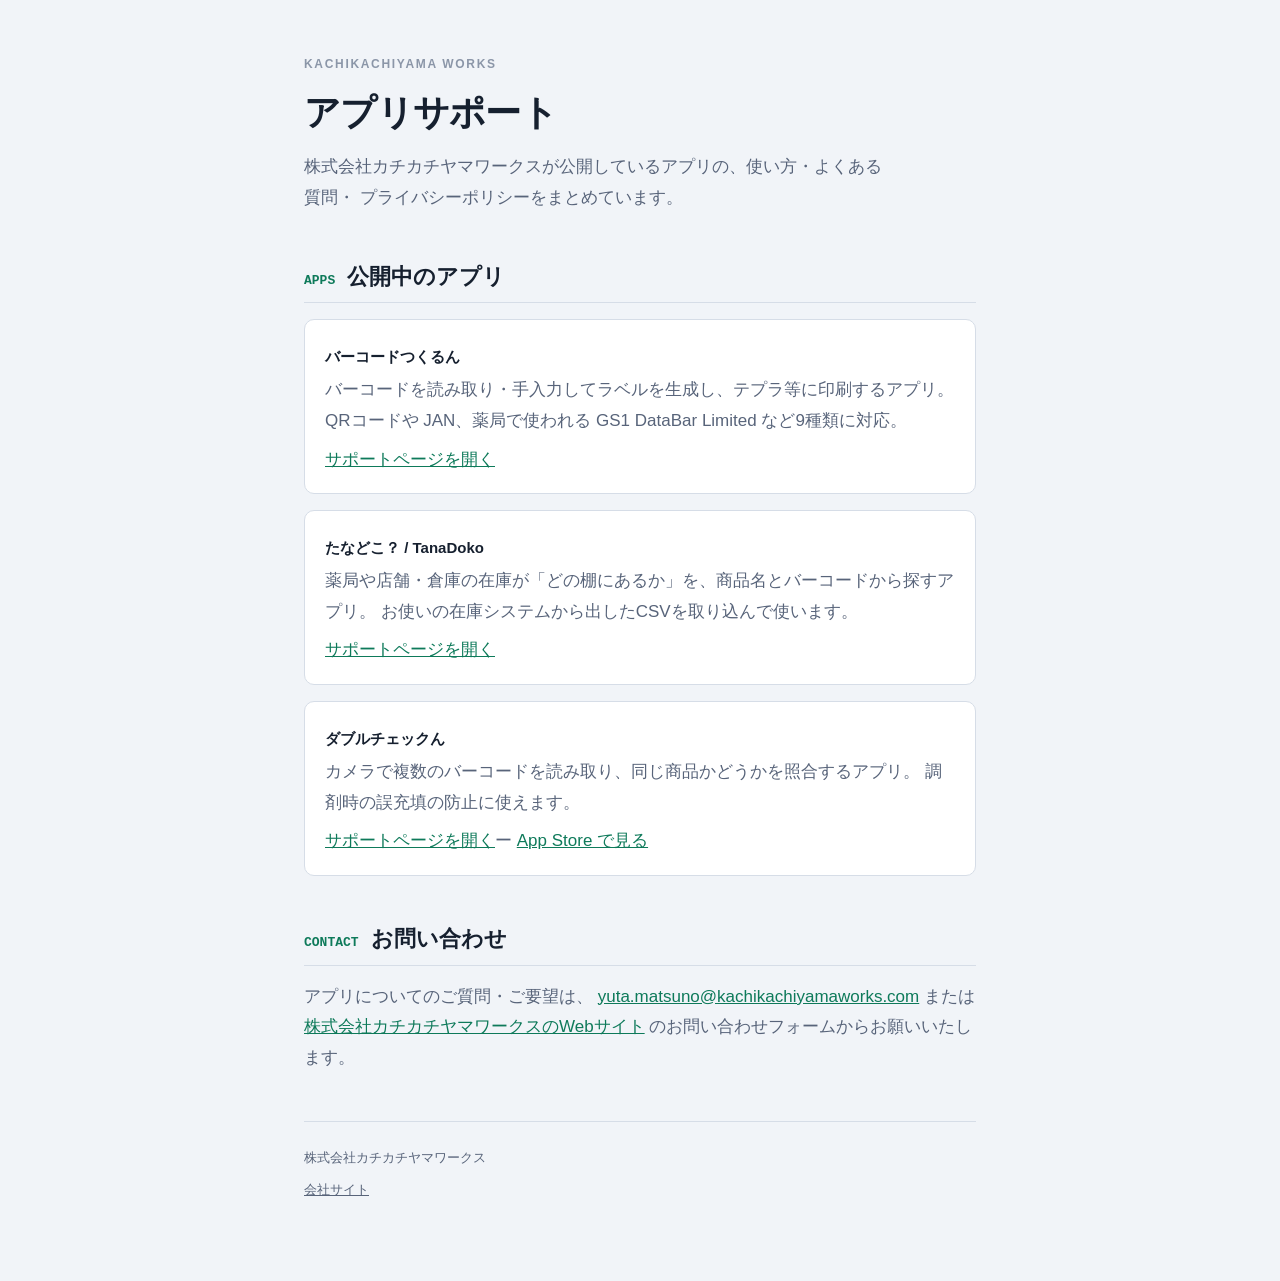
<file: index.html>
<!doctype html>
<html lang="ja">
<head>
<meta charset="utf-8">
<meta name="viewport" content="width=device-width,initial-scale=1">
<title>アプリサポート | 株式会社カチカチヤマワークス</title>
<meta name="description" content="株式会社カチカチヤマワークスが公開しているスマートフォンアプリのサポートページとプライバシーポリシーをまとめています。">
<link rel="stylesheet" href="/assets/style.css">
</head>
<body>
<div class="wrap">

  <header>
    <p class="eyebrow">KACHIKACHIYAMA WORKS</p>
    <h1>アプリサポート</h1>
    <p class="lede">
      株式会社カチカチヤマワークスが公開しているアプリの、使い方・よくある質問・
      プライバシーポリシーをまとめています。
    </p>
  </header>

  <section>
    <div class="sec-head">
      <span class="sec-num">APPS</span>
      <h2>公開中のアプリ</h2>
    </div>

    <div class="card">
      <h3>バーコードつくるん</h3>
      <p>
        バーコードを読み取り・手入力してラベルを生成し、テプラ等に印刷するアプリ。
        QRコードや JAN、薬局で使われる GS1 DataBar Limited など9種類に対応。
      </p>
      <p>
        <a href="/barcodetsukurun/">サポートページを開く</a>
      </p>
    </div>

    <div class="card">
      <h3>たなどこ？ / TanaDoko</h3>
      <p>
        薬局や店舗・倉庫の在庫が「どの棚にあるか」を、商品名とバーコードから探すアプリ。
        お使いの在庫システムから出したCSVを取り込んで使います。
      </p>
      <p>
        <a href="/tanadoko/">サポートページを開く</a>
      </p>
    </div>

    <div class="card">
      <h3>ダブルチェックん</h3>
      <p>
        カメラで複数のバーコードを読み取り、同じ商品かどうかを照合するアプリ。
        調剤時の誤充填の防止に使えます。
      </p>
      <p>
        <a href="/doublecheckun/">サポートページを開く</a>ー
        <a href="https://apps.apple.com/jp/app/id6760579542">App Store で見る</a>
      </p>
    </div>
  </section>

  <section>
    <div class="sec-head">
      <span class="sec-num">CONTACT</span>
      <h2>お問い合わせ</h2>
    </div>
    <p>
      アプリについてのご質問・ご要望は、
      <a href="mailto:yuta.matsuno@kachikachiyamaworks.com">yuta.matsuno@kachikachiyamaworks.com</a>
      または
      <a href="https://www.kachikachiyamaworks.com/">株式会社カチカチヤマワークスのWebサイト</a>
      のお問い合わせフォームからお願いいたします。
    </p>
  </section>

  <footer>
    <p>株式会社カチカチヤマワークス</p>
    <p><a href="https://www.kachikachiyamaworks.com/">会社サイト</a></p>
  </footer>

</div>
</body>
</html>
</file>
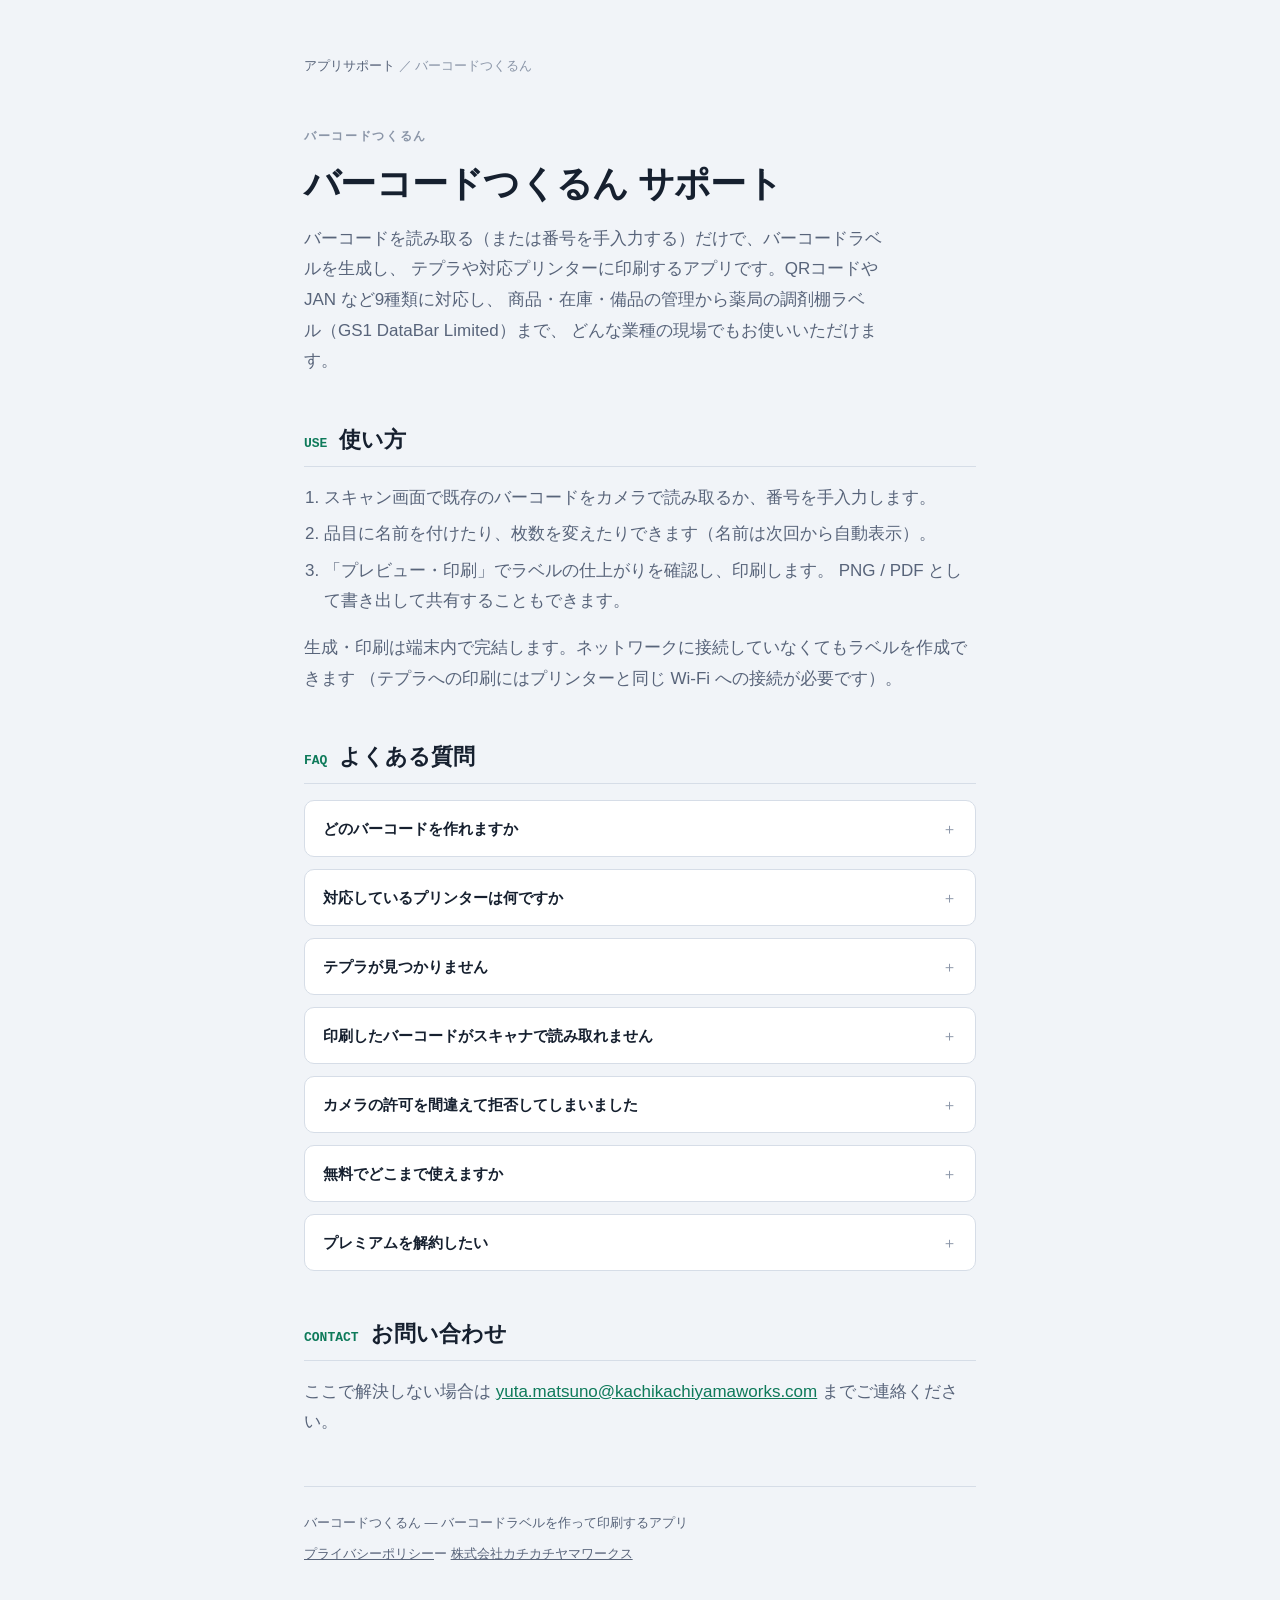
<file: barcodetsukurun/index.html>
<!doctype html>
<html lang="ja">
<head>
<meta charset="utf-8">
<meta name="viewport" content="width=device-width,initial-scale=1">
<title>バーコードつくるん サポート | 株式会社カチカチヤマワークス</title>
<meta name="description" content="バーコードを読み取り・手入力してラベルを生成し、テプラ等に印刷するアプリ「バーコードつくるん」のサポートページ。">
<link rel="stylesheet" href="/assets/style.css">
</head>
<body>
<div class="wrap">

  <p class="crumbs"><a href="/">アプリサポート</a> ／ バーコードつくるん</p>

  <header>
    <p class="eyebrow">バーコードつくるん</p>
    <h1>バーコードつくるん サポート</h1>
    <p class="lede">
      バーコードを読み取る（または番号を手入力する）だけで、バーコードラベルを生成し、
      テプラや対応プリンターに印刷するアプリです。QRコードや JAN など9種類に対応し、
      商品・在庫・備品の管理から薬局の調剤棚ラベル（GS1 DataBar Limited）まで、
      どんな業種の現場でもお使いいただけます。
    </p>
  </header>

  <section>
    <div class="sec-head">
      <span class="sec-num">USE</span>
      <h2>使い方</h2>
    </div>
    <ol>
      <li>スキャン画面で既存のバーコードをカメラで読み取るか、番号を手入力します。</li>
      <li>品目に名前を付けたり、枚数を変えたりできます（名前は次回から自動表示）。</li>
      <li>「プレビュー・印刷」でラベルの仕上がりを確認し、印刷します。
          PNG / PDF として書き出して共有することもできます。</li>
    </ol>
    <p>
      生成・印刷は端末内で完結します。ネットワークに接続していなくてもラベルを作成できます
      （テプラへの印刷にはプリンターと同じ Wi-Fi への接続が必要です）。
    </p>
  </section>

  <section>
    <div class="sec-head">
      <span class="sec-num">FAQ</span>
      <h2>よくある質問</h2>
    </div>

    <div class="faq">
      <details>
        <summary>どのバーコードを作れますか</summary>
        <p>
          QRコード / JAN-13 / JAN-8 / CODE128 / CODE39 / NW-7(Codabar) / ITF /
          DataMatrix / GS1 DataBar Limited の9種類です。
          アプリ内の「バーコードの説明」画面で、それぞれの特徴を確認できます。
        </p>
      </details>
      <details>
        <summary>対応しているプリンターは何ですか</summary>
        <p>
          テプラ PRO SR5900P（Wi-Fi 接続・360dpi）への直接印刷と、
          OS の印刷機能（iOS は AirPrint）経由での印刷に対応しています。
        </p>
      </details>
      <details>
        <summary>テプラが見つかりません</summary>
        <p>
          お使いの端末とテプラが同じ Wi-Fi ネットワークに接続されているかご確認ください。
          iOS では初回にローカルネットワークの使用許可を求められます。誤って拒否した場合は
          端末の「設定」＞「バーコードつくるん」＞「ローカルネットワーク」から許可し直せます。
        </p>
      </details>
      <details>
        <summary>印刷したバーコードがスキャナで読み取れません</summary>
        <p>
          プリンターの解像度・テープの種類・スキャナの性能によって読み取りやすさが変わります。
          設定画面で X 寸法（バーの太さ）を大きくする、テープ幅を広くする、
          ラベルの向きを変える、などをお試しください。
          運用前には必ず実際にお使いのスキャナで読み取り確認を行ってください。
        </p>
      </details>
      <details>
        <summary>カメラの許可を間違えて拒否してしまいました</summary>
        <p>
          端末の「設定」＞「バーコードつくるん」＞「カメラ」から許可し直せます。
          カメラを許可しない場合も、番号の手入力でラベルを作成できます。
        </p>
      </details>
      <details>
        <summary>無料でどこまで使えますか</summary>
        <p>
          すべての機能をお試しいただけますが、単数生成は1日2回まで・広告表示ありです。
          プレミアム（月額 ¥300 のサブスクリプション）で、広告非表示・複数生成リストの利用・
          単数生成の回数制限なしになります。
        </p>
      </details>
      <details>
        <summary>プレミアムを解約したい</summary>
        <p>
          解約はアプリからではなく、ストアの定期購入設定から行います。
          iOS は「設定」＞ Apple アカウント ＞「サブスクリプション」、
          Android は Google Play の「定期購入」からいつでも解約できます。
        </p>
      </details>
    </div>
  </section>

  <section>
    <div class="sec-head">
      <span class="sec-num">CONTACT</span>
      <h2>お問い合わせ</h2>
    </div>
    <p>
      ここで解決しない場合は
      <a href="mailto:yuta.matsuno@kachikachiyamaworks.com">yuta.matsuno@kachikachiyamaworks.com</a>
      までご連絡ください。
    </p>
  </section>

  <footer>
    <p>バーコードつくるん — バーコードラベルを作って印刷するアプリ</p>
    <p>
      <a href="/barcodetsukurun/privacy.html">プライバシーポリシー</a>ー
      <a href="https://www.kachikachiyamaworks.com/">株式会社カチカチヤマワークス</a>
    </p>
  </footer>

</div>
</body>
</html>
</file>
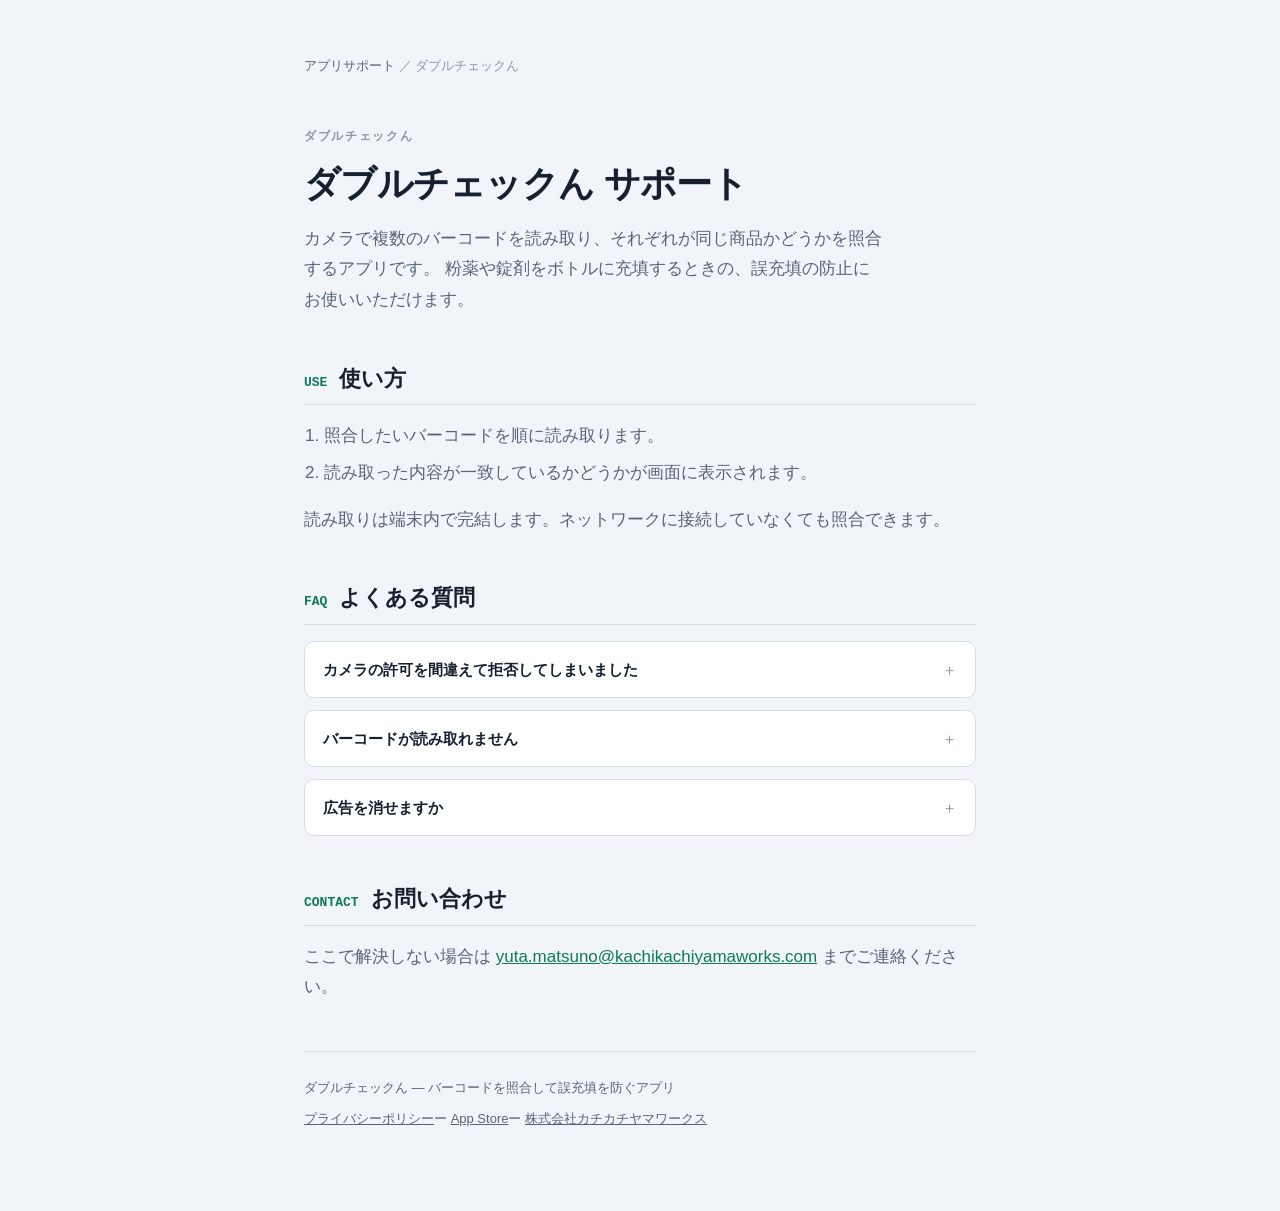
<file: doublecheckun/index.html>
<!doctype html>
<html lang="ja">
<head>
<meta charset="utf-8">
<meta name="viewport" content="width=device-width,initial-scale=1">
<title>ダブルチェックん サポート | 株式会社カチカチヤマワークス</title>
<meta name="description" content="複数のバーコードを読み取って同じ商品かどうかを照合するアプリ「ダブルチェックん」のサポートページ。">
<link rel="stylesheet" href="/assets/style.css">
</head>
<body>
<div class="wrap">

  <p class="crumbs"><a href="/">アプリサポート</a> ／ ダブルチェックん</p>

  <header>
    <p class="eyebrow">ダブルチェックん</p>
    <h1>ダブルチェックん サポート</h1>
    <p class="lede">
      カメラで複数のバーコードを読み取り、それぞれが同じ商品かどうかを照合するアプリです。
      粉薬や錠剤をボトルに充填するときの、誤充填の防止にお使いいただけます。
    </p>
  </header>

  <section>
    <div class="sec-head">
      <span class="sec-num">USE</span>
      <h2>使い方</h2>
    </div>
    <ol>
      <li>照合したいバーコードを順に読み取ります。</li>
      <li>読み取った内容が一致しているかどうかが画面に表示されます。</li>
    </ol>
    <p>
      読み取りは端末内で完結します。ネットワークに接続していなくても照合できます。
    </p>
  </section>

  <section>
    <div class="sec-head">
      <span class="sec-num">FAQ</span>
      <h2>よくある質問</h2>
    </div>

    <div class="faq">
      <details>
        <summary>カメラの許可を間違えて拒否してしまいました</summary>
        <p>
          端末の「設定」＞「ダブルチェックん」＞「カメラ」から許可し直せます。
          カメラを許可しないとバーコードの読み取りはできません。
        </p>
      </details>
      <details>
        <summary>バーコードが読み取れません</summary>
        <p>
          バーコードの全体が枠に入るようにし、ピントが合う距離まで近づけてください。
          印刷がかすれている、フィルムの反射が強い、といった場合は角度を変えると読めることがあります。
        </p>
      </details>
      <details>
        <summary>広告を消せますか</summary>
        <p>
          現在、広告を非表示にする方法はご用意していません。
          広告の内容を興味に基づかないものにしたい場合は、
          <a href="/doublecheckun/privacy.html">プライバシーポリシー</a>の
          「広告のパーソナライズを止めたい場合」をご覧ください。
        </p>
      </details>
    </div>
  </section>

  <section>
    <div class="sec-head">
      <span class="sec-num">CONTACT</span>
      <h2>お問い合わせ</h2>
    </div>
    <p>
      ここで解決しない場合は
      <a href="mailto:yuta.matsuno@kachikachiyamaworks.com">yuta.matsuno@kachikachiyamaworks.com</a>
      までご連絡ください。
    </p>
  </section>

  <footer>
    <p>ダブルチェックん — バーコードを照合して誤充填を防ぐアプリ</p>
    <p>
      <a href="/doublecheckun/privacy.html">プライバシーポリシー</a>ー
      <a href="https://apps.apple.com/jp/app/id6760579542">App Store</a>ー
      <a href="https://www.kachikachiyamaworks.com/">株式会社カチカチヤマワークス</a>
    </p>
  </footer>

</div>
</body>
</html>
</file>
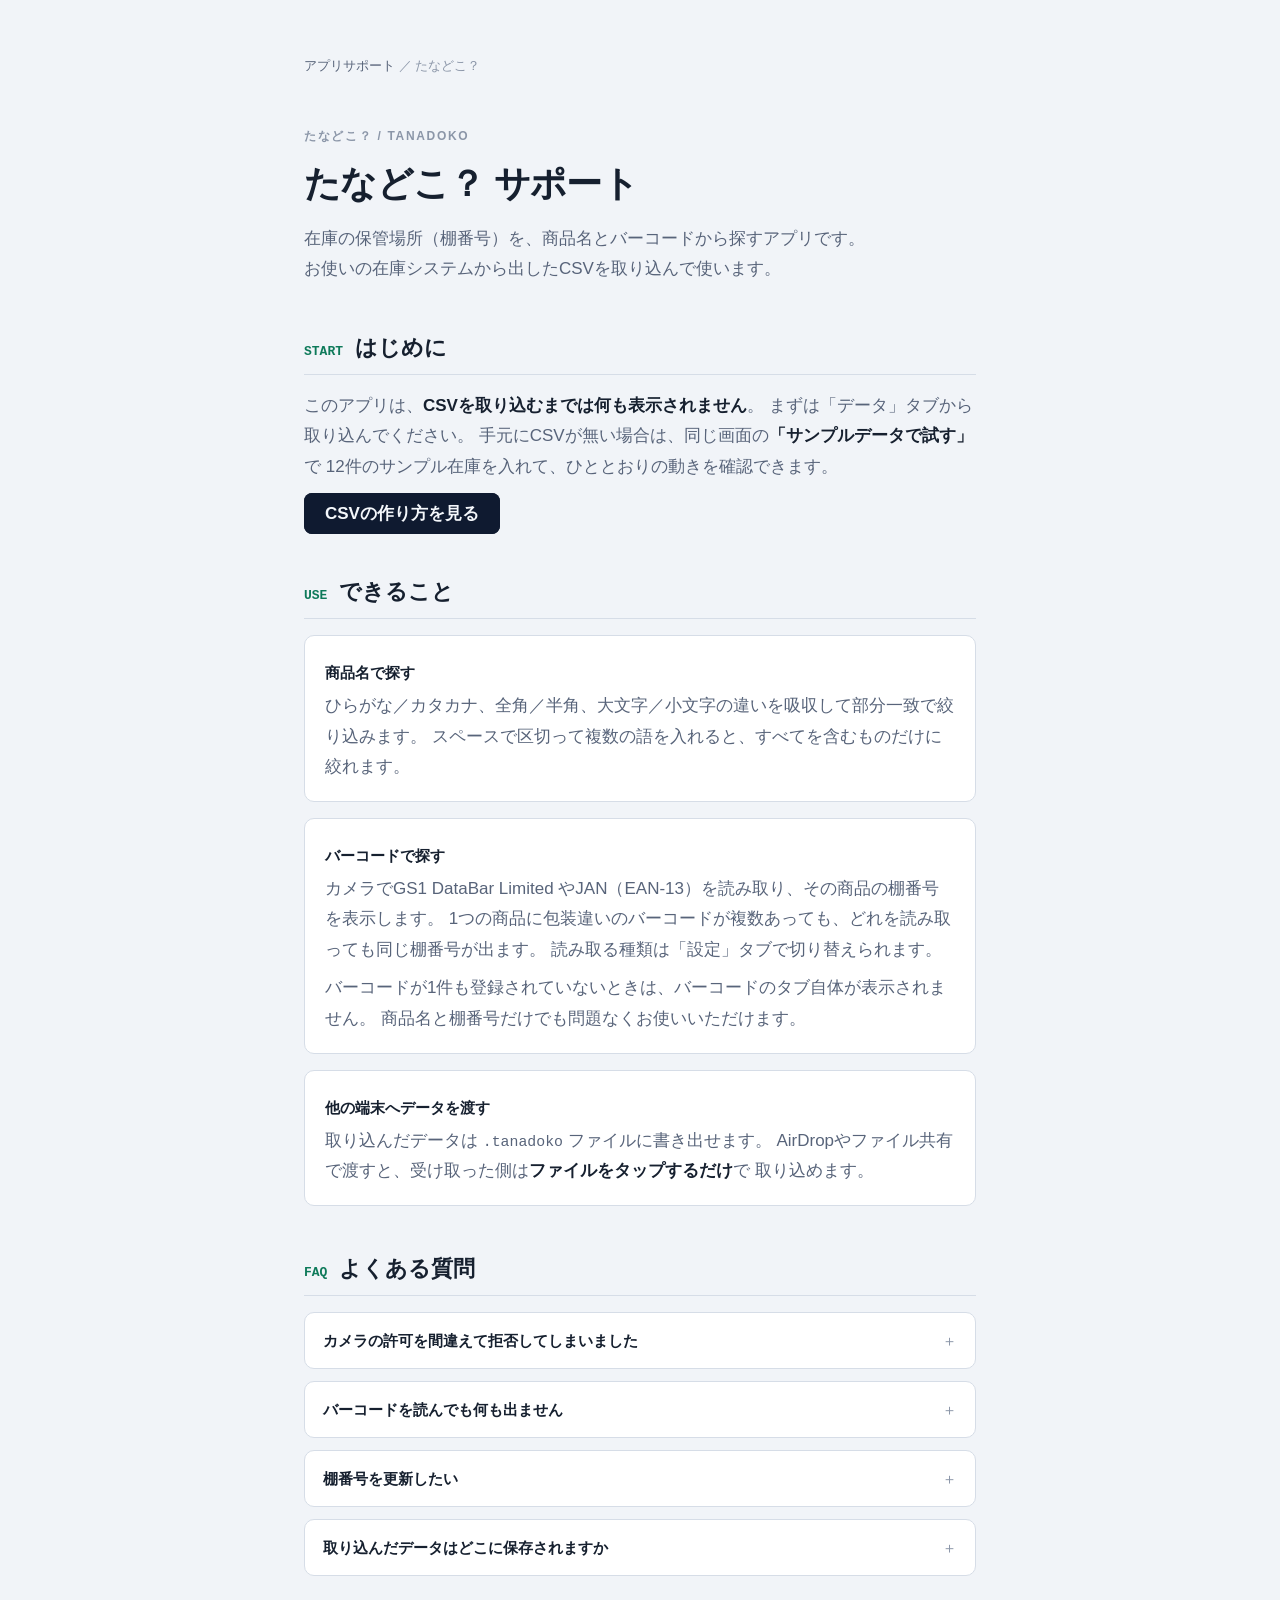
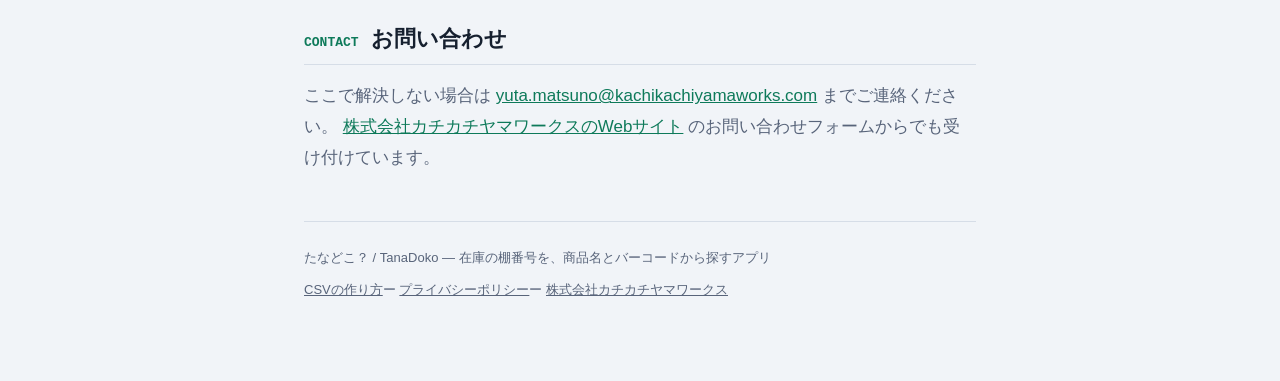
<file: tanadoko/index.html>
<!doctype html>
<html lang="ja">
<head>
<meta charset="utf-8">
<meta name="viewport" content="width=device-width,initial-scale=1">
<title>たなどこ？ サポート | 株式会社カチカチヤマワークス</title>
<meta name="description" content="在庫の棚番号を商品名とバーコードから探すアプリ「たなどこ？」のサポートページ。CSVの作り方、よくある質問、プライバシーポリシー。">
<link rel="stylesheet" href="/assets/style.css">
</head>
<body>
<div class="wrap">

  <p class="crumbs"><a href="/">アプリサポート</a> ／ たなどこ？</p>

  <header>
    <p class="eyebrow">たなどこ？ / TANADOKO</p>
    <h1>たなどこ？ サポート</h1>
    <p class="lede">
      在庫の保管場所（棚番号）を、商品名とバーコードから探すアプリです。
      お使いの在庫システムから出したCSVを取り込んで使います。
    </p>
  </header>

  <section>
    <div class="sec-head">
      <span class="sec-num">START</span>
      <h2>はじめに</h2>
    </div>

    <p>
      このアプリは、<strong>CSVを取り込むまでは何も表示されません</strong>。
      まずは「データ」タブから取り込んでください。
      手元にCSVが無い場合は、同じ画面の<strong>「サンプルデータで試す」</strong>で
      12件のサンプル在庫を入れて、ひととおりの動きを確認できます。
    </p>

    <p><a class="btn" href="/tanadoko/csv-guide.html">CSVの作り方を見る</a></p>
  </section>

  <section>
    <div class="sec-head">
      <span class="sec-num">USE</span>
      <h2>できること</h2>
    </div>

    <div class="card">
      <h3>商品名で探す</h3>
      <p>
        ひらがな／カタカナ、全角／半角、大文字／小文字の違いを吸収して部分一致で絞り込みます。
        スペースで区切って複数の語を入れると、すべてを含むものだけに絞れます。
      </p>
    </div>

    <div class="card">
      <h3>バーコードで探す</h3>
      <p>
        カメラでGS1 DataBar Limited やJAN（EAN-13）を読み取り、その商品の棚番号を表示します。
        1つの商品に包装違いのバーコードが複数あっても、どれを読み取っても同じ棚番号が出ます。
        読み取る種類は「設定」タブで切り替えられます。
      </p>
      <p>
        バーコードが1件も登録されていないときは、バーコードのタブ自体が表示されません。
        商品名と棚番号だけでも問題なくお使いいただけます。
      </p>
    </div>

    <div class="card">
      <h3>他の端末へデータを渡す</h3>
      <p>
        取り込んだデータは <code>.tanadoko</code> ファイルに書き出せます。
        AirDropやファイル共有で渡すと、受け取った側は<strong>ファイルをタップするだけ</strong>で
        取り込めます。
      </p>
    </div>
  </section>

  <section>
    <div class="sec-head">
      <span class="sec-num">FAQ</span>
      <h2>よくある質問</h2>
    </div>

    <div class="faq">
      <details>
        <summary>カメラの許可を間違えて拒否してしまいました</summary>
        <p>
          端末の「設定」＞「たなどこ？」＞「カメラ」から許可し直せます。
          許可しない場合でも、商品名での検索はそのままご利用いただけます。
        </p>
      </details>
      <details>
        <summary>バーコードを読んでも何も出ません</summary>
        <p>
          そのバーコードが取り込んだCSVに含まれていない可能性があります。
          画面右上のキーボードのアイコンから番号を手で入力すると、
          照合できているかどうかを確かめられます。
          また「設定」タブで、読み取る対象のバーコードの種類がオンになっているかご確認ください。
        </p>
      </details>
      <details>
        <summary>棚番号を更新したい</summary>
        <p>
          在庫システムから出し直したCSVを「データ」タブから
          <strong>「新規リスト作成」</strong>で取り込むと、まるごと入れ替わります。
          新しく採用した数点だけを足したいときは
          <strong>「既存のリストに追加」</strong>が便利です。
        </p>
      </details>
      <details>
        <summary>取り込んだデータはどこに保存されますか</summary>
        <p>
          端末内のアプリ専用領域にのみ保存されます。外部に送信されることはありません。
          アプリを削除するとデータも削除されるので、必要であれば事前に書き出しておいてください。
          詳しくは<a href="/tanadoko/privacy.html">プライバシーポリシー</a>をご覧ください。
        </p>
      </details>
    </div>
  </section>

  <section>
    <div class="sec-head">
      <span class="sec-num">CONTACT</span>
      <h2>お問い合わせ</h2>
    </div>
    <p>
      ここで解決しない場合は
      <a href="mailto:yuta.matsuno@kachikachiyamaworks.com">yuta.matsuno@kachikachiyamaworks.com</a>
      までご連絡ください。
      <a href="https://www.kachikachiyamaworks.com/">株式会社カチカチヤマワークスのWebサイト</a>
      のお問い合わせフォームからでも受け付けています。
    </p>
  </section>

  <footer>
    <p>たなどこ？ / TanaDoko — 在庫の棚番号を、商品名とバーコードから探すアプリ</p>
    <p>
      <a href="/tanadoko/csv-guide.html">CSVの作り方</a>ー
      <a href="/tanadoko/privacy.html">プライバシーポリシー</a>ー
      <a href="https://www.kachikachiyamaworks.com/">株式会社カチカチヤマワークス</a>
    </p>
  </footer>

</div>
</body>
</html>
</file>
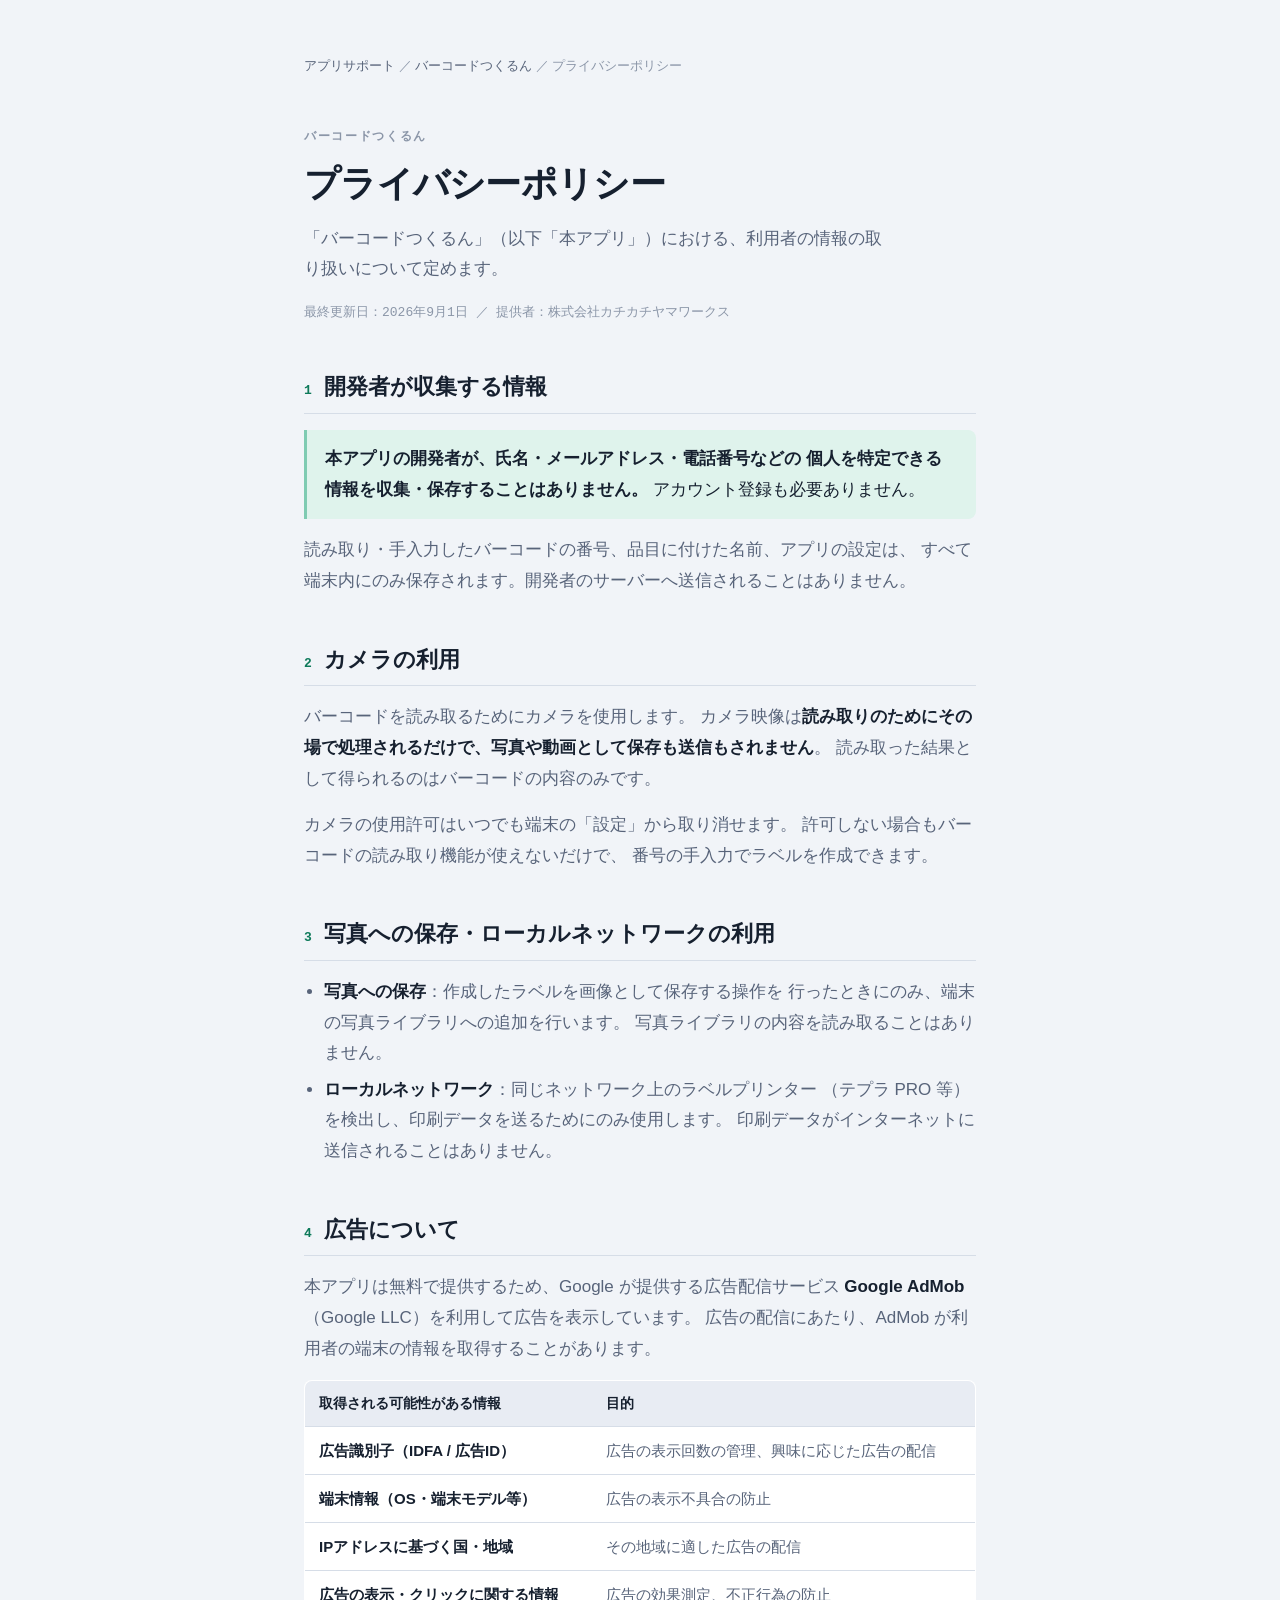
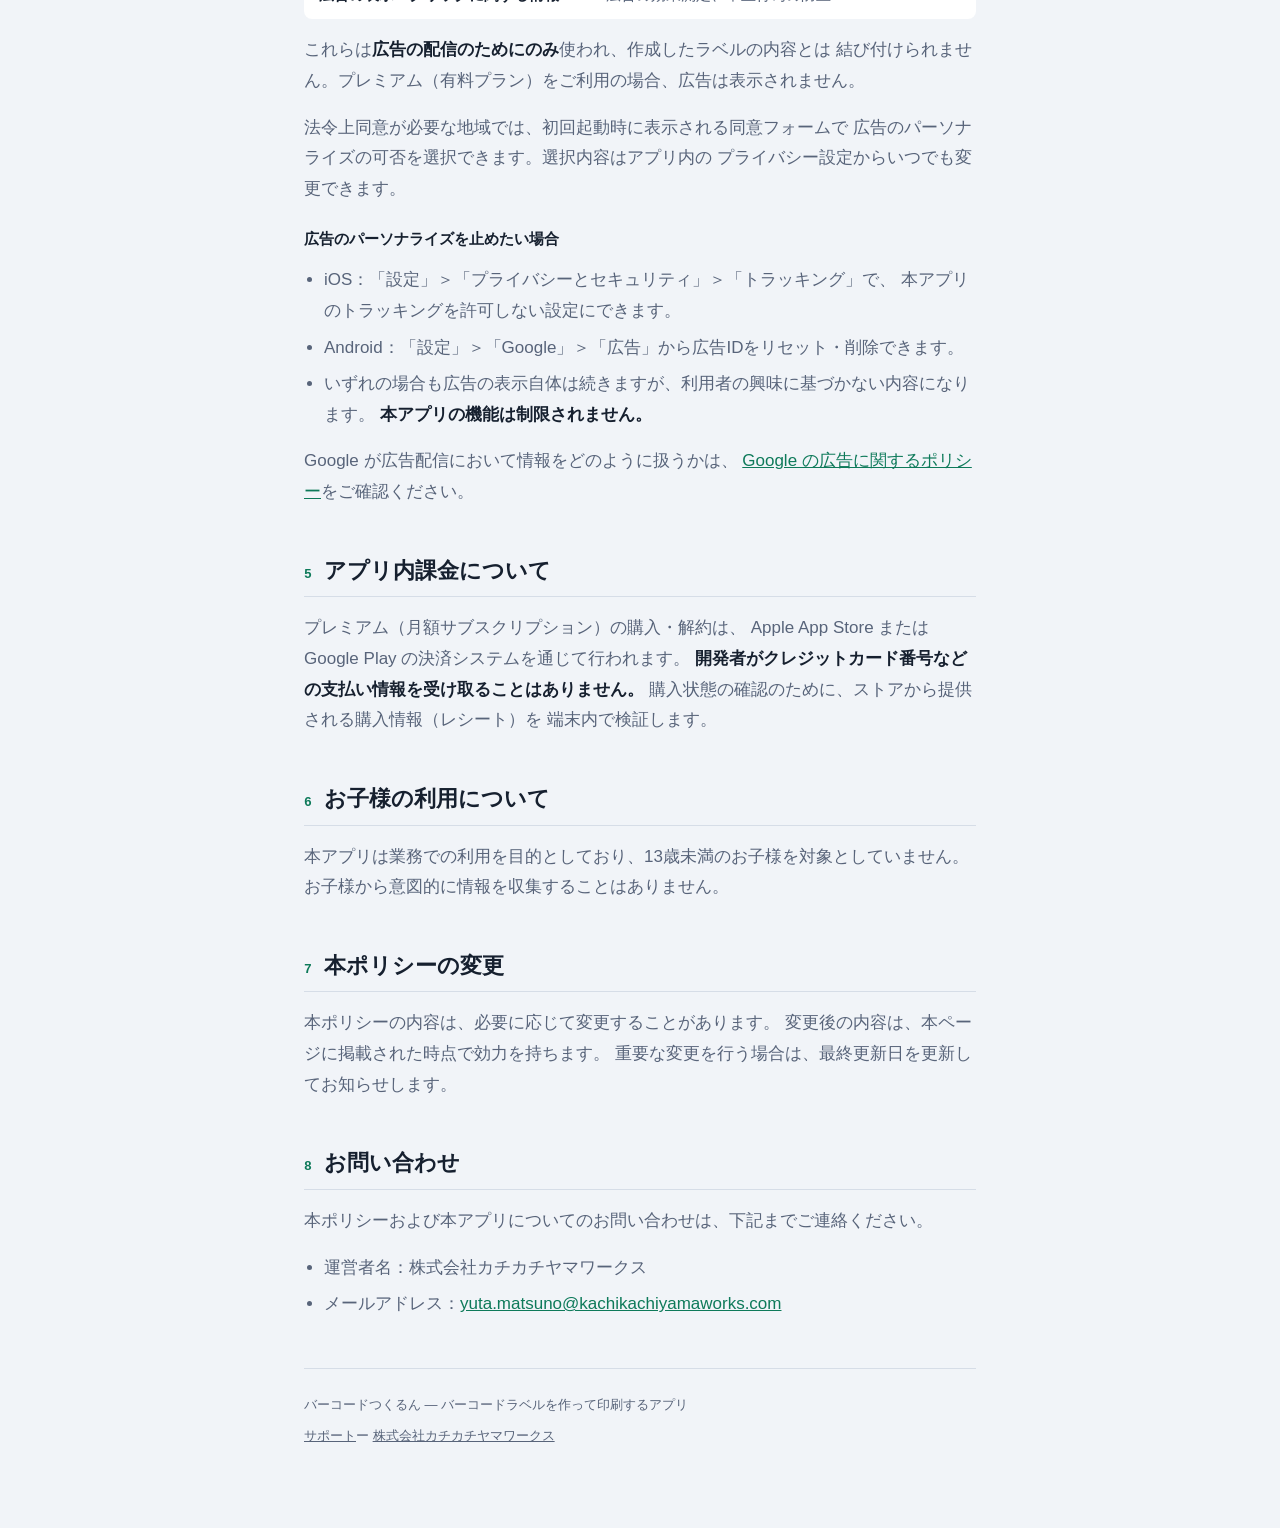
<file: barcodetsukurun/privacy.html>
<!doctype html>
<html lang="ja">
<head>
<meta charset="utf-8">
<meta name="viewport" content="width=device-width,initial-scale=1">
<title>バーコードつくるん プライバシーポリシー | 株式会社カチカチヤマワークス</title>
<meta name="description" content="アプリ「バーコードつくるん」における利用者の情報の取り扱いについて。">
<link rel="stylesheet" href="/assets/style.css">
</head>
<body>
<div class="wrap">

  <p class="crumbs"><a href="/">アプリサポート</a> ／ <a href="/barcodetsukurun/">バーコードつくるん</a> ／ プライバシーポリシー</p>

  <header>
    <p class="eyebrow">バーコードつくるん</p>
    <h1>プライバシーポリシー</h1>
    <p class="lede">
      「バーコードつくるん」（以下「本アプリ」）における、利用者の情報の取り扱いについて定めます。
    </p>
    <p class="meta">最終更新日：2026年9月1日 ／ 提供者：株式会社カチカチヤマワークス</p>
  </header>

  <section>
    <div class="sec-head">
      <span class="sec-num">1</span>
      <h2>開発者が収集する情報</h2>
    </div>
    <div class="callout">
      <p>
        <strong>本アプリの開発者が、氏名・メールアドレス・電話番号などの
        個人を特定できる情報を収集・保存することはありません。</strong>
        アカウント登録も必要ありません。
      </p>
    </div>
    <p>
      読み取り・手入力したバーコードの番号、品目に付けた名前、アプリの設定は、
      すべて端末内にのみ保存されます。開発者のサーバーへ送信されることはありません。
    </p>
  </section>

  <section>
    <div class="sec-head">
      <span class="sec-num">2</span>
      <h2>カメラの利用</h2>
    </div>
    <p>
      バーコードを読み取るためにカメラを使用します。
      カメラ映像は<strong>読み取りのためにその場で処理されるだけで、写真や動画として保存も送信もされません</strong>。
      読み取った結果として得られるのはバーコードの内容のみです。
    </p>
    <p>
      カメラの使用許可はいつでも端末の「設定」から取り消せます。
      許可しない場合もバーコードの読み取り機能が使えないだけで、
      番号の手入力でラベルを作成できます。
    </p>
  </section>

  <section>
    <div class="sec-head">
      <span class="sec-num">3</span>
      <h2>写真への保存・ローカルネットワークの利用</h2>
    </div>
    <ul>
      <li>
        <strong>写真への保存</strong>：作成したラベルを画像として保存する操作を
        行ったときにのみ、端末の写真ライブラリへの追加を行います。
        写真ライブラリの内容を読み取ることはありません。
      </li>
      <li>
        <strong>ローカルネットワーク</strong>：同じネットワーク上のラベルプリンター
        （テプラ PRO 等）を検出し、印刷データを送るためにのみ使用します。
        印刷データがインターネットに送信されることはありません。
      </li>
    </ul>
  </section>

  <section>
    <div class="sec-head">
      <span class="sec-num">4</span>
      <h2>広告について</h2>
    </div>
    <p>
      本アプリは無料で提供するため、Google が提供する広告配信サービス
      <strong>Google AdMob</strong>（Google LLC）を利用して広告を表示しています。
      広告の配信にあたり、AdMob が利用者の端末の情報を取得することがあります。
    </p>

    <div class="table-scroll">
      <table>
        <thead>
          <tr><th>取得される可能性がある情報</th><th>目的</th></tr>
        </thead>
        <tbody>
          <tr><th>広告識別子（IDFA / 広告ID）</th><td>広告の表示回数の管理、興味に応じた広告の配信</td></tr>
          <tr><th>端末情報（OS・端末モデル等）</th><td>広告の表示不具合の防止</td></tr>
          <tr><th>IPアドレスに基づく国・地域</th><td>その地域に適した広告の配信</td></tr>
          <tr><th>広告の表示・クリックに関する情報</th><td>広告の効果測定、不正行為の防止</td></tr>
        </tbody>
      </table>
    </div>

    <p>
      これらは<strong>広告の配信のためにのみ</strong>使われ、作成したラベルの内容とは
      結び付けられません。プレミアム（有料プラン）をご利用の場合、広告は表示されません。
    </p>
    <p>
      法令上同意が必要な地域では、初回起動時に表示される同意フォームで
      広告のパーソナライズの可否を選択できます。選択内容はアプリ内の
      プライバシー設定からいつでも変更できます。
    </p>

    <h3>広告のパーソナライズを止めたい場合</h3>
    <ul>
      <li>
        iOS：「設定」＞「プライバシーとセキュリティ」＞「トラッキング」で、
        本アプリのトラッキングを許可しない設定にできます。
      </li>
      <li>
        Android：「設定」＞「Google」＞「広告」から広告IDをリセット・削除できます。
      </li>
      <li>
        いずれの場合も広告の表示自体は続きますが、利用者の興味に基づかない内容になります。
        <strong>本アプリの機能は制限されません。</strong>
      </li>
    </ul>

    <p>
      Google が広告配信において情報をどのように扱うかは、
      <a href="https://policies.google.com/technologies/ads" target="_blank" rel="noopener">
      Google の広告に関するポリシー</a>をご確認ください。
    </p>
  </section>

  <section>
    <div class="sec-head">
      <span class="sec-num">5</span>
      <h2>アプリ内課金について</h2>
    </div>
    <p>
      プレミアム（月額サブスクリプション）の購入・解約は、
      Apple App Store または Google Play の決済システムを通じて行われます。
      <strong>開発者がクレジットカード番号などの支払い情報を受け取ることはありません。</strong>
      購入状態の確認のために、ストアから提供される購入情報（レシート）を
      端末内で検証します。
    </p>
  </section>

  <section>
    <div class="sec-head">
      <span class="sec-num">6</span>
      <h2>お子様の利用について</h2>
    </div>
    <p>
      本アプリは業務での利用を目的としており、13歳未満のお子様を対象としていません。
      お子様から意図的に情報を収集することはありません。
    </p>
  </section>

  <section>
    <div class="sec-head">
      <span class="sec-num">7</span>
      <h2>本ポリシーの変更</h2>
    </div>
    <p>
      本ポリシーの内容は、必要に応じて変更することがあります。
      変更後の内容は、本ページに掲載された時点で効力を持ちます。
      重要な変更を行う場合は、最終更新日を更新してお知らせします。
    </p>
  </section>

  <section>
    <div class="sec-head">
      <span class="sec-num">8</span>
      <h2>お問い合わせ</h2>
    </div>
    <p>
      本ポリシーおよび本アプリについてのお問い合わせは、下記までご連絡ください。
    </p>
    <ul>
      <li>運営者名：株式会社カチカチヤマワークス</li>
      <li>メールアドレス：<a href="mailto:yuta.matsuno@kachikachiyamaworks.com">yuta.matsuno@kachikachiyamaworks.com</a></li>
    </ul>
  </section>

  <footer>
    <p>バーコードつくるん — バーコードラベルを作って印刷するアプリ</p>
    <p>
      <a href="/barcodetsukurun/">サポート</a>ー
      <a href="https://www.kachikachiyamaworks.com/">株式会社カチカチヤマワークス</a>
    </p>
  </footer>

</div>
</body>
</html>
</file>
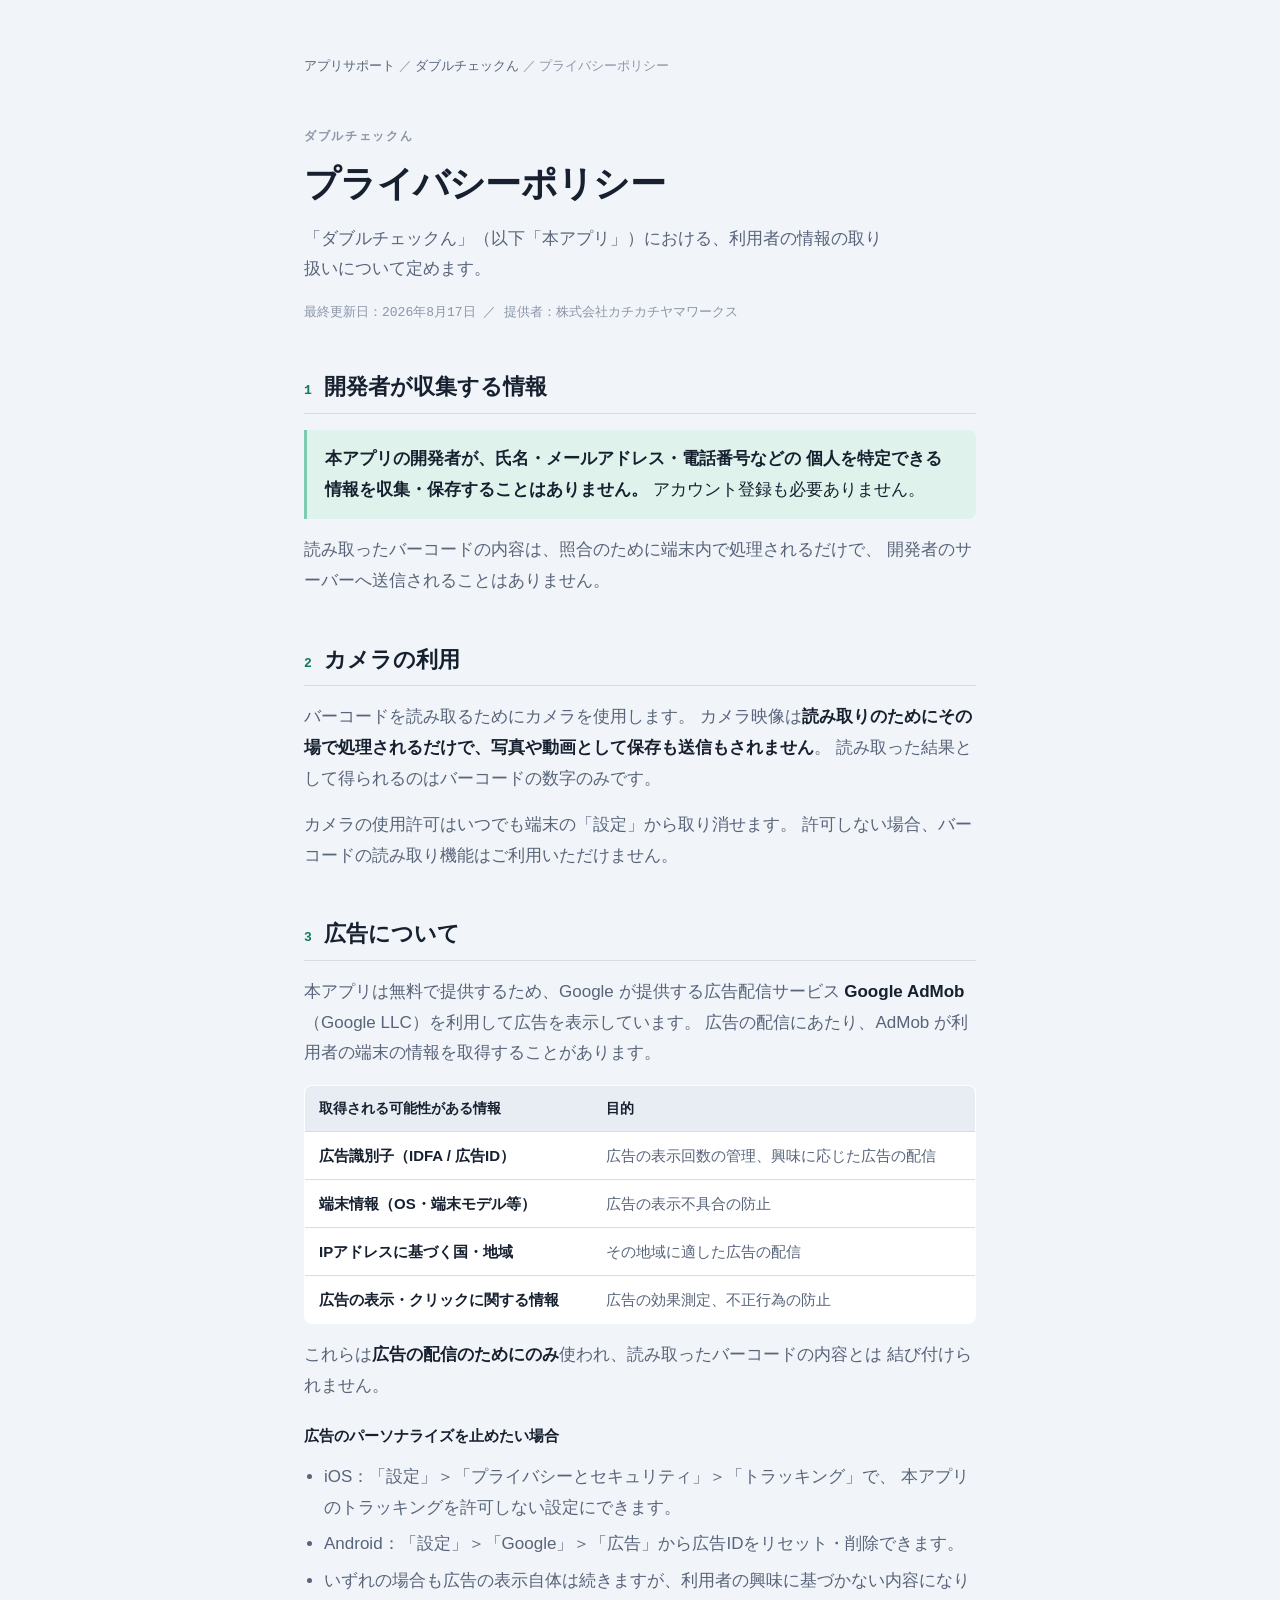
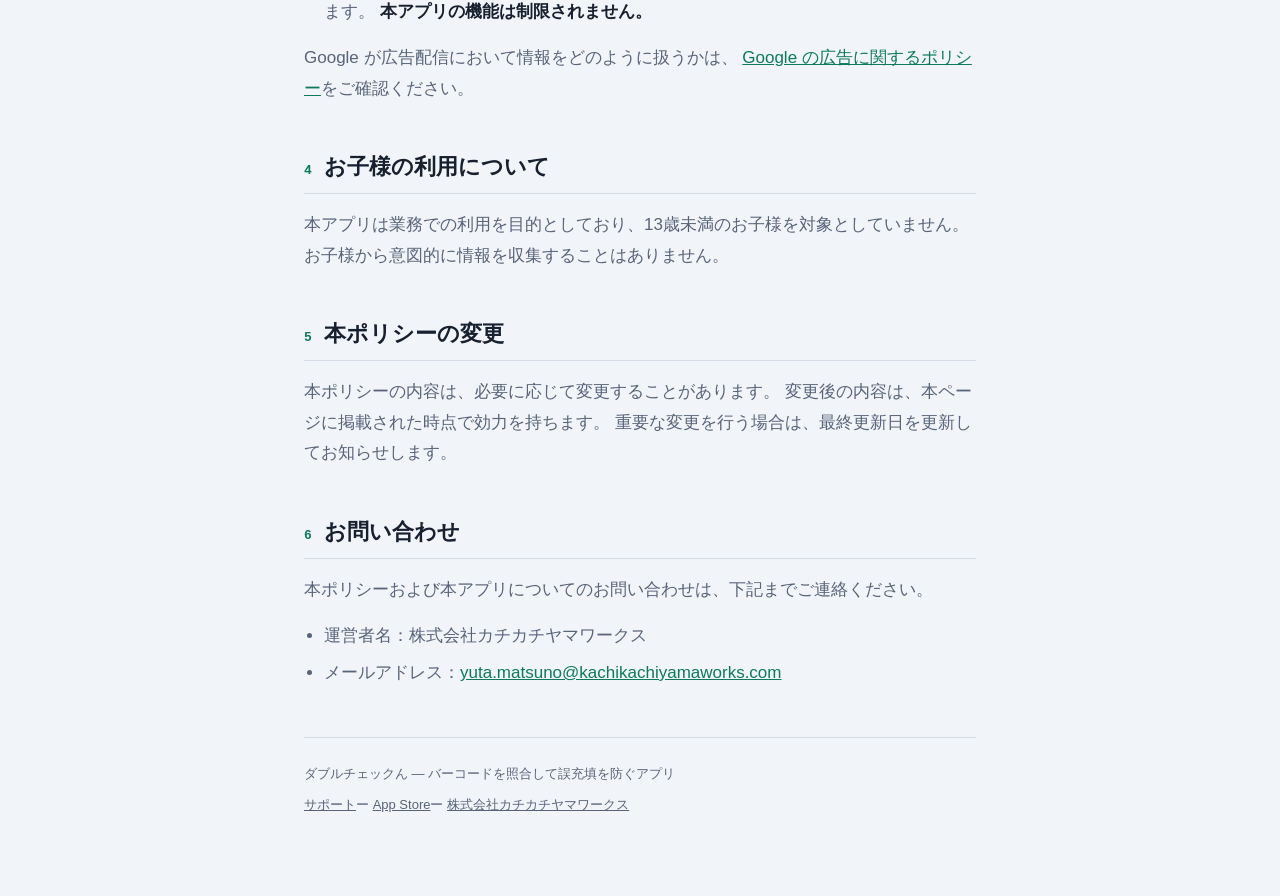
<file: doublecheckun/privacy.html>
<!doctype html>
<html lang="ja">
<head>
<meta charset="utf-8">
<meta name="viewport" content="width=device-width,initial-scale=1">
<title>ダブルチェックん プライバシーポリシー | 株式会社カチカチヤマワークス</title>
<meta name="description" content="アプリ「ダブルチェックん」における利用者の情報の取り扱いについて。">
<link rel="stylesheet" href="/assets/style.css">
</head>
<body>
<div class="wrap">

  <p class="crumbs"><a href="/">アプリサポート</a> ／ <a href="/doublecheckun/">ダブルチェックん</a> ／ プライバシーポリシー</p>

  <header>
    <p class="eyebrow">ダブルチェックん</p>
    <h1>プライバシーポリシー</h1>
    <p class="lede">
      「ダブルチェックん」（以下「本アプリ」）における、利用者の情報の取り扱いについて定めます。
    </p>
    <p class="meta">最終更新日：2026年8月17日 ／ 提供者：株式会社カチカチヤマワークス</p>
  </header>

  <section>
    <div class="sec-head">
      <span class="sec-num">1</span>
      <h2>開発者が収集する情報</h2>
    </div>
    <div class="callout">
      <p>
        <strong>本アプリの開発者が、氏名・メールアドレス・電話番号などの
        個人を特定できる情報を収集・保存することはありません。</strong>
        アカウント登録も必要ありません。
      </p>
    </div>
    <p>
      読み取ったバーコードの内容は、照合のために端末内で処理されるだけで、
      開発者のサーバーへ送信されることはありません。
    </p>
  </section>

  <section>
    <div class="sec-head">
      <span class="sec-num">2</span>
      <h2>カメラの利用</h2>
    </div>
    <p>
      バーコードを読み取るためにカメラを使用します。
      カメラ映像は<strong>読み取りのためにその場で処理されるだけで、写真や動画として保存も送信もされません</strong>。
      読み取った結果として得られるのはバーコードの数字のみです。
    </p>
    <p>
      カメラの使用許可はいつでも端末の「設定」から取り消せます。
      許可しない場合、バーコードの読み取り機能はご利用いただけません。
    </p>
  </section>

  <section>
    <div class="sec-head">
      <span class="sec-num">3</span>
      <h2>広告について</h2>
    </div>
    <p>
      本アプリは無料で提供するため、Google が提供する広告配信サービス
      <strong>Google AdMob</strong>（Google LLC）を利用して広告を表示しています。
      広告の配信にあたり、AdMob が利用者の端末の情報を取得することがあります。
    </p>

    <div class="table-scroll">
      <table>
        <thead>
          <tr><th>取得される可能性がある情報</th><th>目的</th></tr>
        </thead>
        <tbody>
          <tr><th>広告識別子（IDFA / 広告ID）</th><td>広告の表示回数の管理、興味に応じた広告の配信</td></tr>
          <tr><th>端末情報（OS・端末モデル等）</th><td>広告の表示不具合の防止</td></tr>
          <tr><th>IPアドレスに基づく国・地域</th><td>その地域に適した広告の配信</td></tr>
          <tr><th>広告の表示・クリックに関する情報</th><td>広告の効果測定、不正行為の防止</td></tr>
        </tbody>
      </table>
    </div>

    <p>
      これらは<strong>広告の配信のためにのみ</strong>使われ、読み取ったバーコードの内容とは
      結び付けられません。
    </p>

    <h3>広告のパーソナライズを止めたい場合</h3>
    <ul>
      <li>
        iOS：「設定」＞「プライバシーとセキュリティ」＞「トラッキング」で、
        本アプリのトラッキングを許可しない設定にできます。
      </li>
      <li>
        Android：「設定」＞「Google」＞「広告」から広告IDをリセット・削除できます。
      </li>
      <li>
        いずれの場合も広告の表示自体は続きますが、利用者の興味に基づかない内容になります。
        <strong>本アプリの機能は制限されません。</strong>
      </li>
    </ul>

    <p>
      Google が広告配信において情報をどのように扱うかは、
      <a href="https://policies.google.com/technologies/ads" target="_blank" rel="noopener">
      Google の広告に関するポリシー</a>をご確認ください。
    </p>
  </section>

  <section>
    <div class="sec-head">
      <span class="sec-num">4</span>
      <h2>お子様の利用について</h2>
    </div>
    <p>
      本アプリは業務での利用を目的としており、13歳未満のお子様を対象としていません。
      お子様から意図的に情報を収集することはありません。
    </p>
  </section>

  <section>
    <div class="sec-head">
      <span class="sec-num">5</span>
      <h2>本ポリシーの変更</h2>
    </div>
    <p>
      本ポリシーの内容は、必要に応じて変更することがあります。
      変更後の内容は、本ページに掲載された時点で効力を持ちます。
      重要な変更を行う場合は、最終更新日を更新してお知らせします。
    </p>
  </section>

  <section>
    <div class="sec-head">
      <span class="sec-num">6</span>
      <h2>お問い合わせ</h2>
    </div>
    <p>
      本ポリシーおよび本アプリについてのお問い合わせは、下記までご連絡ください。
    </p>
    <ul>
      <li>運営者名：株式会社カチカチヤマワークス</li>
      <li>メールアドレス：<a href="mailto:yuta.matsuno@kachikachiyamaworks.com">yuta.matsuno@kachikachiyamaworks.com</a></li>
    </ul>
  </section>

  <footer>
    <p>ダブルチェックん — バーコードを照合して誤充填を防ぐアプリ</p>
    <p>
      <a href="/doublecheckun/">サポート</a>ー
      <a href="https://apps.apple.com/jp/app/id6760579542">App Store</a>ー
      <a href="https://www.kachikachiyamaworks.com/">株式会社カチカチヤマワークス</a>
    </p>
  </footer>

</div>
</body>
</html>
</file>
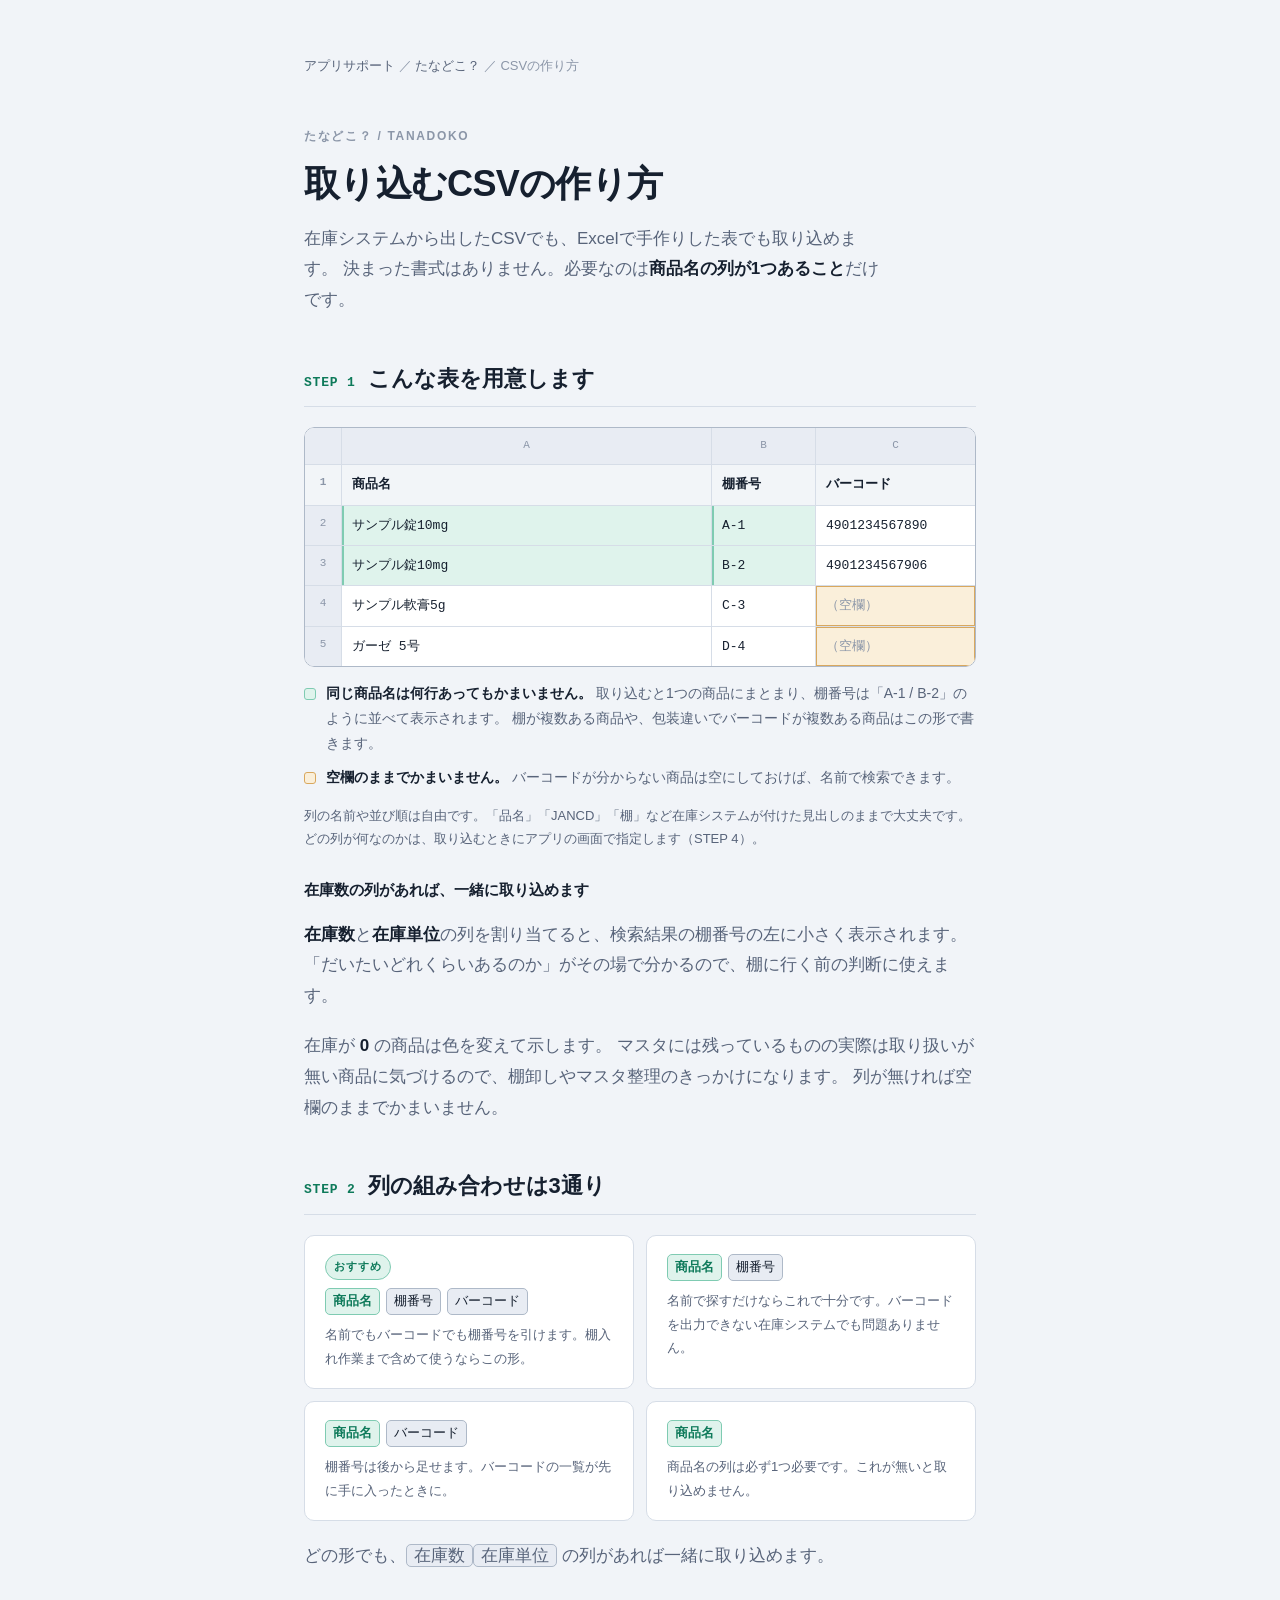
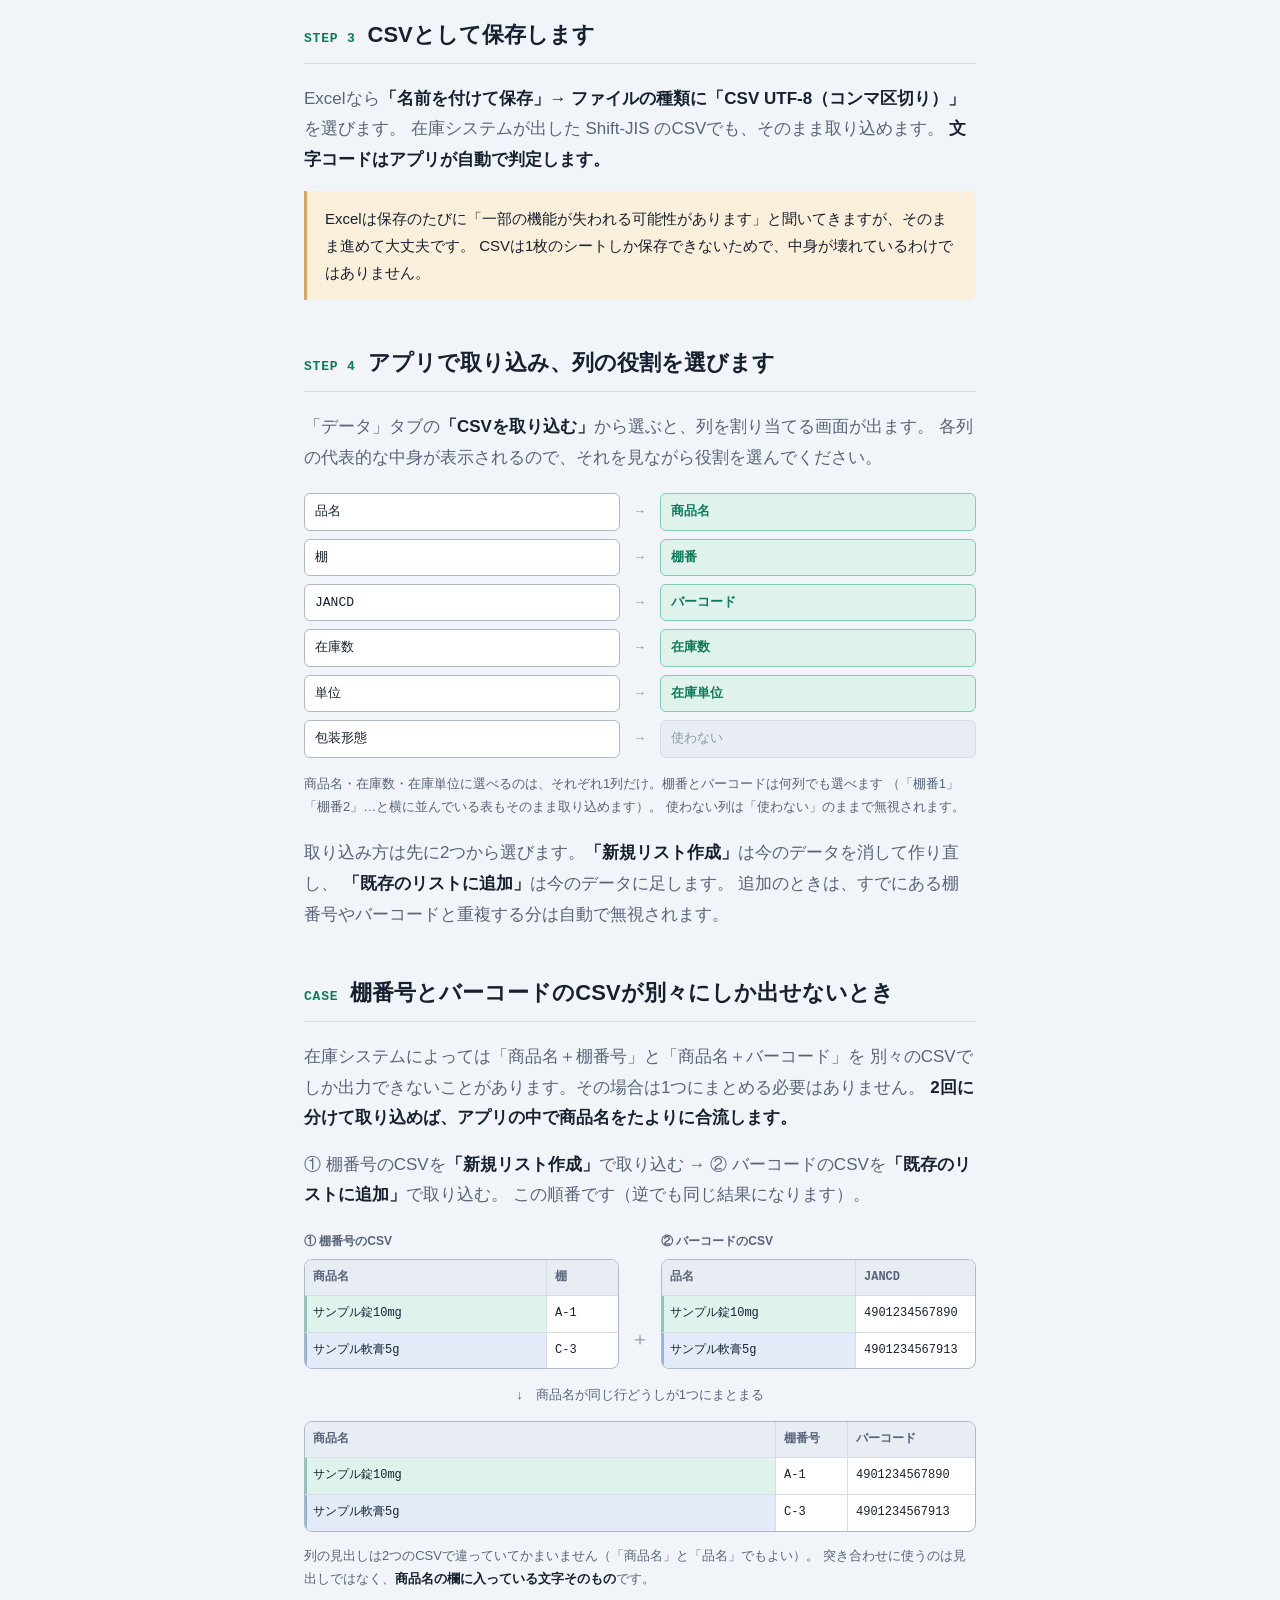
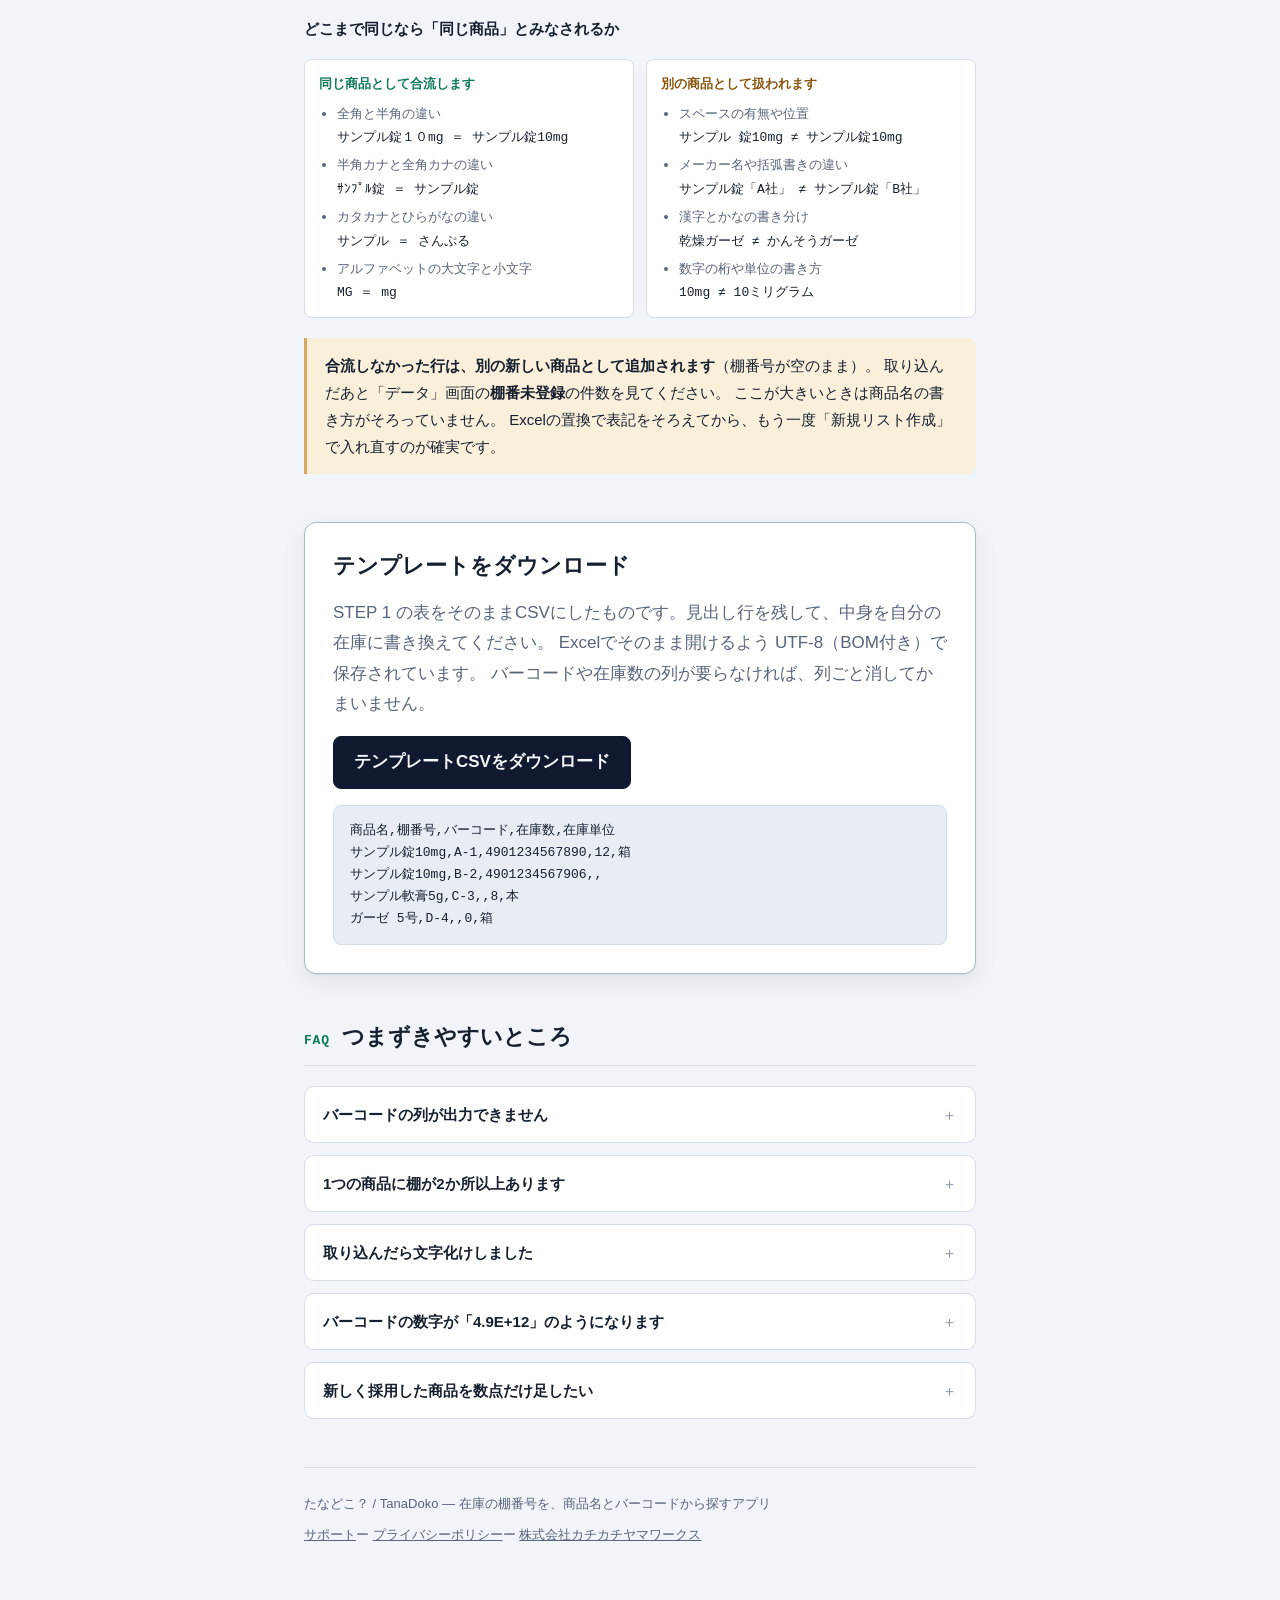
<file: tanadoko/csv-guide.html>
<!doctype html>
<html lang="ja">
<head>
<meta charset="utf-8">
<meta name="viewport" content="width=device-width,initial-scale=1">
<title>取り込むCSVの作り方 | たなどこ？</title>
<meta name="description" content="アプリ「たなどこ？」に取り込むCSVの作り方。決まった書式はなく、商品名の列が1つあれば取り込めます。テンプレートCSVも配布しています。">
<link rel="stylesheet" href="/assets/style.css">
<style>
  /* このページ専用（表計算ソフトの見立て・列の割り当て図など） */
  .step { display: flex; flex-direction: column; gap: 1.25rem; }
  .step-head {
    display: flex; align-items: baseline; gap: .75rem;
    padding-bottom: .75rem; border-bottom: 1px solid var(--line);
  }
  .step-num {
    font-family: var(--mono); font-size: .8125rem; font-weight: 700;
    color: var(--mint); letter-spacing: .06em; flex: none;
  }

  .sheet-scroll { overflow-x: auto; border-radius: 10px; }
  .sheet {
    min-width: 27rem; border: 1px solid var(--line-strong); border-radius: 10px;
    overflow: hidden; background: var(--surface); box-shadow: var(--shadow);
    font-family: var(--mono); font-size: .8125rem; font-variant-numeric: tabular-nums;
  }
  .row { display: grid; grid-template-columns: 2.25rem 1fr 6.5rem 10rem; }
  .row + .row { border-top: 1px solid var(--line); }
  .cell {
    padding: .5rem .625rem; border-left: 1px solid var(--line);
    white-space: nowrap; overflow: hidden; text-overflow: ellipsis;
  }
  .gutter {
    border-left: 0; background: var(--surface-sunk); color: var(--ink-faint);
    text-align: center; font-size: .6875rem;
  }
  .row-cols .cell { background: var(--surface-sunk); color: var(--ink-faint); text-align: center; font-size: .6875rem; }
  .row-head .cell { font-weight: 700; background: color-mix(in srgb, var(--surface-sunk) 55%, var(--surface)); }
  .mark-same { background: var(--mint-soft); box-shadow: inset 2px 0 0 var(--mint-line); }
  .mark-blank { background: var(--amber-soft); box-shadow: inset 0 0 0 1px var(--amber-line); color: var(--ink-faint); }

  figure { margin: 0; display: flex; flex-direction: column; gap: .875rem; }
  figcaption { font-size: .8125rem; color: var(--ink-muted); }

  .legend { display: flex; flex-direction: column; gap: .5rem; list-style: none; padding: 0; margin: 0; }
  .legend li { display: grid; grid-template-columns: .75rem 1fr; gap: .625rem; align-items: start; font-size: .875rem; color: var(--ink-muted); }
  .swatch { width: .75rem; height: .75rem; border-radius: 3px; margin-top: .45rem; }
  .swatch-same { background: var(--mint-soft); border: 1px solid var(--mint-line); }
  .swatch-blank { background: var(--amber-soft); border: 1px solid var(--amber-line); }

  .combos { display: grid; gap: .75rem; }
  @media (min-width: 34rem) { .combos { grid-template-columns: 1fr 1fr; } }
  .combo-cols { font-family: var(--mono); font-size: .8125rem; color: var(--ink); display: flex; flex-wrap: wrap; gap: .375rem; align-items: center; }
  .tag { border: 1px solid var(--line-strong); border-radius: 5px; padding: .0625rem .4375rem; background: var(--surface-sunk); }
  .tag-key { border-color: var(--mint-line); background: var(--mint-soft); color: var(--mint); font-weight: 700; }
  .combo-note { font-size: .8125rem; color: var(--ink-muted); }
  .badge {
    align-self: flex-start; font-size: .6875rem; font-weight: 700; letter-spacing: .08em;
    padding: .125rem .5rem; border-radius: 999px;
    background: var(--mint-soft); color: var(--mint); border: 1px solid var(--mint-line);
  }

  .map { display: flex; flex-direction: column; gap: .5rem; }
  .map-row { display: grid; grid-template-columns: 1fr 1.5rem 1fr; align-items: center; gap: .5rem; font-family: var(--mono); font-size: .8125rem; }
  .map-from, .map-to {
    border: 1px solid var(--line-strong); border-radius: 6px; padding: .375rem .625rem;
    background: var(--surface); overflow: hidden; text-overflow: ellipsis; white-space: nowrap;
  }
  .map-to { border-color: var(--mint-line); background: var(--mint-soft); color: var(--mint); font-weight: 700; }
  .map-to-off { border-color: var(--line); background: var(--surface-sunk); color: var(--ink-faint); font-weight: 400; }
  .map-arrow { text-align: center; color: var(--ink-faint); }

  .join { gap: .75rem; }
  .join-inputs { display: grid; gap: .75rem; align-items: end; }
  @media (min-width: 36rem) { .join-inputs { grid-template-columns: 1fr auto 1fr; } }
  .join-plus { text-align: center; color: var(--ink-faint); font-size: 1.125rem; padding-bottom: .875rem; }
  .join-arrow { text-align: center; font-size: .8125rem; color: var(--ink-muted); padding: .125rem 0; }

  .mini { display: flex; flex-direction: column; gap: .375rem; min-width: 0; }
  .mini-cap { font-size: .75rem; font-weight: 700; color: var(--ink-muted); }
  .mini-sheet {
    border: 1px solid var(--line-strong); border-radius: 8px; overflow: hidden;
    background: var(--surface); font-family: var(--mono); font-size: .75rem; font-variant-numeric: tabular-nums;
  }
  .jrow { display: grid; grid-template-columns: 1fr 4.5rem; }
  /* バーコードは13桁が切れずに入る幅を確保する */
  .jrow-code { grid-template-columns: 1fr 7.5rem; }
  .jrow3 { display: grid; grid-template-columns: 1fr 4.5rem 8rem; }
  .jrow + .jrow, .jrow3 + .jrow3 { border-top: 1px solid var(--line); }
  .jrow span, .jrow3 span { padding: .4375rem .5rem; white-space: nowrap; overflow: hidden; text-overflow: ellipsis; }
  .jrow span + span, .jrow3 span + span { border-left: 1px solid var(--line); }
  .jrow-head span { font-weight: 700; background: var(--surface-sunk); color: var(--ink-muted); }
  @media (max-width: 24rem) {
    .mini-sheet { font-size: .6875rem; }
    .jrow { grid-template-columns: 1fr 3.5rem; }
    .jrow-code { grid-template-columns: 1fr 6.5rem; }
    .jrow3 { grid-template-columns: 1fr 3.5rem 6.5rem; }
  }
  .pair-a { background: var(--pair-a); box-shadow: inset 2px 0 0 var(--pair-a-line); }
  .pair-b { background: var(--pair-b); box-shadow: inset 2px 0 0 var(--pair-b-line); }

  .match { display: grid; gap: .75rem; }
  @media (min-width: 36rem) { .match { grid-template-columns: 1fr 1fr; } }
  .match-box {
    border: 1px solid var(--line); border-radius: 8px; padding: .75rem .875rem;
    background: var(--surface); display: flex; flex-direction: column; gap: .375rem;
  }
  .match-title { font-size: .8125rem; font-weight: 700; }
  .match-ok { color: var(--mint); }
  .match-ng { color: var(--amber); }
  .match-box ul { margin: 0; padding-left: 1.125rem; display: flex; flex-direction: column; gap: .25rem; }
  .match-box li { font-size: .8125rem; color: var(--ink-muted); }
  .match-box .ex { font-family: var(--mono); color: var(--ink); }

  .download {
    background: var(--surface); border: 1px solid var(--line-strong); border-radius: 12px;
    padding: clamp(1.25rem, 1rem + 1.5vw, 1.75rem);
    display: flex; flex-direction: column; gap: 1rem; box-shadow: var(--shadow);
  }

  .prose { display: flex; flex-direction: column; gap: 1rem; }
</style>
</head>
<body>
<div class="wrap">

  <p class="crumbs"><a href="/">アプリサポート</a> ／ <a href="/tanadoko/">たなどこ？</a> ／ CSVの作り方</p>

  <header>
    <p class="eyebrow">たなどこ？ / TANADOKO</p>
    <h1>取り込むCSVの作り方</h1>
    <p class="lede">
      在庫システムから出したCSVでも、Excelで手作りした表でも取り込めます。
      決まった書式はありません。必要なのは<strong>商品名の列が1つあること</strong>だけです。
    </p>
  </header>

  <section class="step">
    <div class="step-head">
      <span class="step-num">STEP 1</span>
      <h2>こんな表を用意します</h2>
    </div>

    <figure>
      <div class="sheet-scroll">
        <div class="sheet">
          <div class="row row-cols" aria-hidden="true">
            <div class="cell gutter"></div>
            <div class="cell">A</div>
            <div class="cell">B</div>
            <div class="cell">C</div>
          </div>
          <div class="row row-head">
            <div class="cell gutter" aria-hidden="true">1</div>
            <div class="cell">商品名</div>
            <div class="cell">棚番号</div>
            <div class="cell">バーコード</div>
          </div>
          <div class="row">
            <div class="cell gutter" aria-hidden="true">2</div>
            <div class="cell mark-same">サンプル錠10mg</div>
            <div class="cell mark-same">A-1</div>
            <div class="cell">4901234567890</div>
          </div>
          <div class="row">
            <div class="cell gutter" aria-hidden="true">3</div>
            <div class="cell mark-same">サンプル錠10mg</div>
            <div class="cell mark-same">B-2</div>
            <div class="cell">4901234567906</div>
          </div>
          <div class="row">
            <div class="cell gutter" aria-hidden="true">4</div>
            <div class="cell">サンプル軟膏5g</div>
            <div class="cell">C-3</div>
            <div class="cell mark-blank">（空欄）</div>
          </div>
          <div class="row">
            <div class="cell gutter" aria-hidden="true">5</div>
            <div class="cell">ガーゼ 5号</div>
            <div class="cell">D-4</div>
            <div class="cell mark-blank">（空欄）</div>
          </div>
        </div>
      </div>

      <ul class="legend">
        <li>
          <span class="swatch swatch-same"></span>
          <span><strong>同じ商品名は何行あってもかまいません。</strong>
            取り込むと1つの商品にまとまり、棚番号は「A-1 / B-2」のように並べて表示されます。
            棚が複数ある商品や、包装違いでバーコードが複数ある商品はこの形で書きます。</span>
        </li>
        <li>
          <span class="swatch swatch-blank"></span>
          <span><strong>空欄のままでかまいません。</strong>
            バーコードが分からない商品は空にしておけば、名前で検索できます。</span>
        </li>
      </ul>
      <figcaption>
        列の名前や並び順は自由です。「品名」「JANCD」「棚」など在庫システムが付けた見出しのままで大丈夫です。
        どの列が何なのかは、取り込むときにアプリの画面で指定します（STEP 4）。
      </figcaption>
    </figure>

    <h3>在庫数の列があれば、一緒に取り込めます</h3>
    <p>
      <strong>在庫数</strong>と<strong>在庫単位</strong>の列を割り当てると、検索結果の棚番号の左に小さく表示されます。
      「だいたいどれくらいあるのか」がその場で分かるので、棚に行く前の判断に使えます。
    </p>
    <p>
      在庫が <strong>0</strong> の商品は色を変えて示します。
      マスタには残っているものの実際は取り扱いが無い商品に気づけるので、棚卸しやマスタ整理のきっかけになります。
      列が無ければ空欄のままでかまいません。
    </p>
  </section>

  <section class="step">
    <div class="step-head">
      <span class="step-num">STEP 2</span>
      <h2>列の組み合わせは3通り</h2>
    </div>

    <div class="combos">
      <div class="card">
        <span class="badge">おすすめ</span>
        <div class="combo-cols">
          <span class="tag tag-key">商品名</span><span class="tag">棚番号</span><span class="tag">バーコード</span>
        </div>
        <p class="combo-note">名前でもバーコードでも棚番号を引けます。棚入れ作業まで含めて使うならこの形。</p>
      </div>
      <div class="card">
        <div class="combo-cols">
          <span class="tag tag-key">商品名</span><span class="tag">棚番号</span>
        </div>
        <p class="combo-note">名前で探すだけならこれで十分です。バーコードを出力できない在庫システムでも問題ありません。</p>
      </div>
      <div class="card">
        <div class="combo-cols">
          <span class="tag tag-key">商品名</span><span class="tag">バーコード</span>
        </div>
        <p class="combo-note">棚番号は後から足せます。バーコードの一覧が先に手に入ったときに。</p>
      </div>
      <div class="card">
        <div class="combo-cols"><span class="tag tag-key">商品名</span></div>
        <p class="combo-note">商品名の列は必ず1つ必要です。これが無いと取り込めません。</p>
      </div>
    </div>
    <p>
      どの形でも、<span class="tag">在庫数</span><span class="tag">在庫単位</span>
      の列があれば一緒に取り込めます。
    </p>
  </section>

  <section class="step">
    <div class="step-head">
      <span class="step-num">STEP 3</span>
      <h2>CSVとして保存します</h2>
    </div>

    <div class="prose">
      <p>
        Excelなら<strong>「名前を付けて保存」→ ファイルの種類に「CSV UTF-8（コンマ区切り）」</strong>を選びます。
        在庫システムが出した Shift-JIS のCSVでも、そのまま取り込めます。
        <strong>文字コードはアプリが自動で判定します。</strong>
      </p>
      <div class="note">
        Excelは保存のたびに「一部の機能が失われる可能性があります」と聞いてきますが、そのまま進めて大丈夫です。
        CSVは1枚のシートしか保存できないためで、中身が壊れているわけではありません。
      </div>
    </div>
  </section>

  <section class="step">
    <div class="step-head">
      <span class="step-num">STEP 4</span>
      <h2>アプリで取り込み、列の役割を選びます</h2>
    </div>

    <div class="prose">
      <p>
        「データ」タブの<strong>「CSVを取り込む」</strong>から選ぶと、列を割り当てる画面が出ます。
        各列の代表的な中身が表示されるので、それを見ながら役割を選んでください。
      </p>
    </div>

    <figure>
      <div class="map">
        <div class="map-row">
          <span class="map-from">品名</span>
          <span class="map-arrow" aria-hidden="true">→</span>
          <span class="map-to">商品名</span>
        </div>
        <div class="map-row">
          <span class="map-from">棚</span>
          <span class="map-arrow" aria-hidden="true">→</span>
          <span class="map-to">棚番</span>
        </div>
        <div class="map-row">
          <span class="map-from">JANCD</span>
          <span class="map-arrow" aria-hidden="true">→</span>
          <span class="map-to">バーコード</span>
        </div>
        <div class="map-row">
          <span class="map-from">在庫数</span>
          <span class="map-arrow" aria-hidden="true">→</span>
          <span class="map-to">在庫数</span>
        </div>
        <div class="map-row">
          <span class="map-from">単位</span>
          <span class="map-arrow" aria-hidden="true">→</span>
          <span class="map-to">在庫単位</span>
        </div>
        <div class="map-row">
          <span class="map-from">包装形態</span>
          <span class="map-arrow" aria-hidden="true">→</span>
          <span class="map-to map-to-off">使わない</span>
        </div>
      </div>
      <figcaption>
        商品名・在庫数・在庫単位に選べるのは、それぞれ1列だけ。棚番とバーコードは何列でも選べます
        （「棚番1」「棚番2」…と横に並んでいる表もそのまま取り込めます）。
        使わない列は「使わない」のままで無視されます。
      </figcaption>
    </figure>

    <div class="prose">
      <p>
        取り込み方は先に2つから選びます。<strong>「新規リスト作成」</strong>は今のデータを消して作り直し、
        <strong>「既存のリストに追加」</strong>は今のデータに足します。
        追加のときは、すでにある棚番号やバーコードと重複する分は自動で無視されます。
      </p>
    </div>
  </section>

  <section class="step">
    <div class="step-head">
      <span class="step-num">CASE</span>
      <h2>棚番号とバーコードのCSVが別々にしか出せないとき</h2>
    </div>

    <div class="prose">
      <p>
        在庫システムによっては「商品名＋棚番号」と「商品名＋バーコード」を
        別々のCSVでしか出力できないことがあります。その場合は1つにまとめる必要はありません。
        <strong>2回に分けて取り込めば、アプリの中で商品名をたよりに合流します。</strong>
      </p>
      <p>
        ① 棚番号のCSVを<strong>「新規リスト作成」</strong>で取り込む →
        ② バーコードのCSVを<strong>「既存のリストに追加」</strong>で取り込む。
        この順番です（逆でも同じ結果になります）。
      </p>
    </div>

    <figure class="join">
      <div class="join-inputs">
        <div class="mini">
          <p class="mini-cap">① 棚番号のCSV</p>
          <div class="mini-sheet">
            <div class="jrow jrow-head"><span>商品名</span><span>棚</span></div>
            <div class="jrow"><span class="pair-a">サンプル錠10mg</span><span>A-1</span></div>
            <div class="jrow"><span class="pair-b">サンプル軟膏5g</span><span>C-3</span></div>
          </div>
        </div>

        <div class="join-plus" aria-hidden="true">＋</div>

        <div class="mini">
          <p class="mini-cap">② バーコードのCSV</p>
          <div class="mini-sheet">
            <div class="jrow jrow-code jrow-head"><span>品名</span><span>JANCD</span></div>
            <div class="jrow jrow-code"><span class="pair-a">サンプル錠10mg</span><span>4901234567890</span></div>
            <div class="jrow jrow-code"><span class="pair-b">サンプル軟膏5g</span><span>4901234567913</span></div>
          </div>
        </div>
      </div>

      <p class="join-arrow" aria-hidden="true">↓　商品名が同じ行どうしが1つにまとまる</p>

      <div class="mini-sheet">
        <div class="jrow3 jrow-head"><span>商品名</span><span>棚番号</span><span>バーコード</span></div>
        <div class="jrow3"><span class="pair-a">サンプル錠10mg</span><span>A-1</span><span>4901234567890</span></div>
        <div class="jrow3"><span class="pair-b">サンプル軟膏5g</span><span>C-3</span><span>4901234567913</span></div>
      </div>

      <figcaption>
        列の見出しは2つのCSVで違っていてかまいません（「商品名」と「品名」でもよい）。
        突き合わせに使うのは見出しではなく、<strong>商品名の欄に入っている文字そのもの</strong>です。
      </figcaption>
    </figure>

    <h3>どこまで同じなら「同じ商品」とみなされるか</h3>

    <div class="match">
      <div class="match-box">
        <p class="match-title match-ok">同じ商品として合流します</p>
        <ul>
          <li>全角と半角の違い<br><span class="ex">サンプル錠１０mg ＝ サンプル錠10mg</span></li>
          <li>半角カナと全角カナの違い<br><span class="ex">ｻﾝﾌﾟﾙ錠 ＝ サンプル錠</span></li>
          <li>カタカナとひらがなの違い<br><span class="ex">サンプル ＝ さんぷる</span></li>
          <li>アルファベットの大文字と小文字<br><span class="ex">MG ＝ mg</span></li>
        </ul>
      </div>

      <div class="match-box">
        <p class="match-title match-ng">別の商品として扱われます</p>
        <ul>
          <li>スペースの有無や位置<br><span class="ex">サンプル 錠10mg ≠ サンプル錠10mg</span></li>
          <li>メーカー名や括弧書きの違い<br><span class="ex">サンプル錠「A社」 ≠ サンプル錠「B社」</span></li>
          <li>漢字とかなの書き分け<br><span class="ex">乾燥ガーゼ ≠ かんそうガーゼ</span></li>
          <li>数字の桁や単位の書き方<br><span class="ex">10mg ≠ 10ミリグラム</span></li>
        </ul>
      </div>
    </div>

    <div class="note">
      <strong>合流しなかった行は、別の新しい商品として追加されます</strong>（棚番号が空のまま）。
      取り込んだあと「データ」画面の<strong>棚番未登録</strong>の件数を見てください。
      ここが大きいときは商品名の書き方がそろっていません。
      Excelの置換で表記をそろえてから、もう一度「新規リスト作成」で入れ直すのが確実です。
    </div>
  </section>

  <section class="download">
    <h2>テンプレートをダウンロード</h2>
    <p>
      STEP 1 の表をそのままCSVにしたものです。見出し行を残して、中身を自分の在庫に書き換えてください。
      Excelでそのまま開けるよう UTF-8（BOM付き）で保存されています。
      バーコードや在庫数の列が要らなければ、列ごと消してかまいません。
    </p>
    <a class="btn" href="/tanadoko/tanadoko_template.csv" download>テンプレートCSVをダウンロード</a>
    <pre>商品名,棚番号,バーコード,在庫数,在庫単位
サンプル錠10mg,A-1,4901234567890,12,箱
サンプル錠10mg,B-2,4901234567906,,
サンプル軟膏5g,C-3,,8,本
ガーゼ 5号,D-4,,0,箱</pre>
  </section>

  <section class="step">
    <div class="step-head">
      <span class="step-num">FAQ</span>
      <h2>つまずきやすいところ</h2>
    </div>

    <div class="faq">
      <details>
        <summary>バーコードの列が出力できません</summary>
        <p>
          商品名と棚番号だけで問題なく使えます。バーコードが1件も無いときは、
          アプリのメニューからバーコードのタブ自体が消えて、名前での検索だけになります。
          あとからバーコードの一覧が手に入ったら、「既存のリストに追加」で足せます。
        </p>
      </details>
      <details>
        <summary>1つの商品に棚が2か所以上あります</summary>
        <p>
          同じ商品名で行を分けて、棚番号だけ変えて書いてください。取り込むと1つの商品にまとまり、
          検索したときに「A-1 / B-2」のように両方表示されます。
          「棚番1」「棚番2」と列が横に並んでいる表なら、その両方を「棚番」に割り当てても同じ結果になります。
        </p>
      </details>
      <details>
        <summary>取り込んだら文字化けしました</summary>
        <p>
          文字コードは自動判定していますが、まれに外すことがあります。
          Excelで開き直して「CSV UTF-8（コンマ区切り）」で保存し直すと直ります。
          取り込み後の「データ」画面に、判定した文字コードが表示されるので確認できます。
        </p>
      </details>
      <details>
        <summary>バーコードの数字が「4.9E+12」のようになります</summary>
        <p>
          Excelが数字を数値として扱ってしまったときに起きます。バーコードの列を選んで
          セルの書式を「文字列」にしてから貼り直してください。
          先頭の 0 が消えてしまう場合も同じ原因です。
        </p>
      </details>
      <details>
        <summary>新しく採用した商品を数点だけ足したい</summary>
        <p>
          その数点だけを書いたCSVを作り、<strong>「既存のリストに追加」</strong>で取り込むのが早いです。
          在庫システム側のマスタが更新されたら、あらためて全体を「新規リスト作成」で入れ直してください。
        </p>
      </details>
    </div>
  </section>

  <footer>
    <p>たなどこ？ / TanaDoko — 在庫の棚番号を、商品名とバーコードから探すアプリ</p>
    <p>
      <a href="/tanadoko/">サポート</a>ー
      <a href="/tanadoko/privacy.html">プライバシーポリシー</a>ー
      <a href="https://www.kachikachiyamaworks.com/">株式会社カチカチヤマワークス</a>
    </p>
  </footer>

</div>
</body>
</html>
</file>
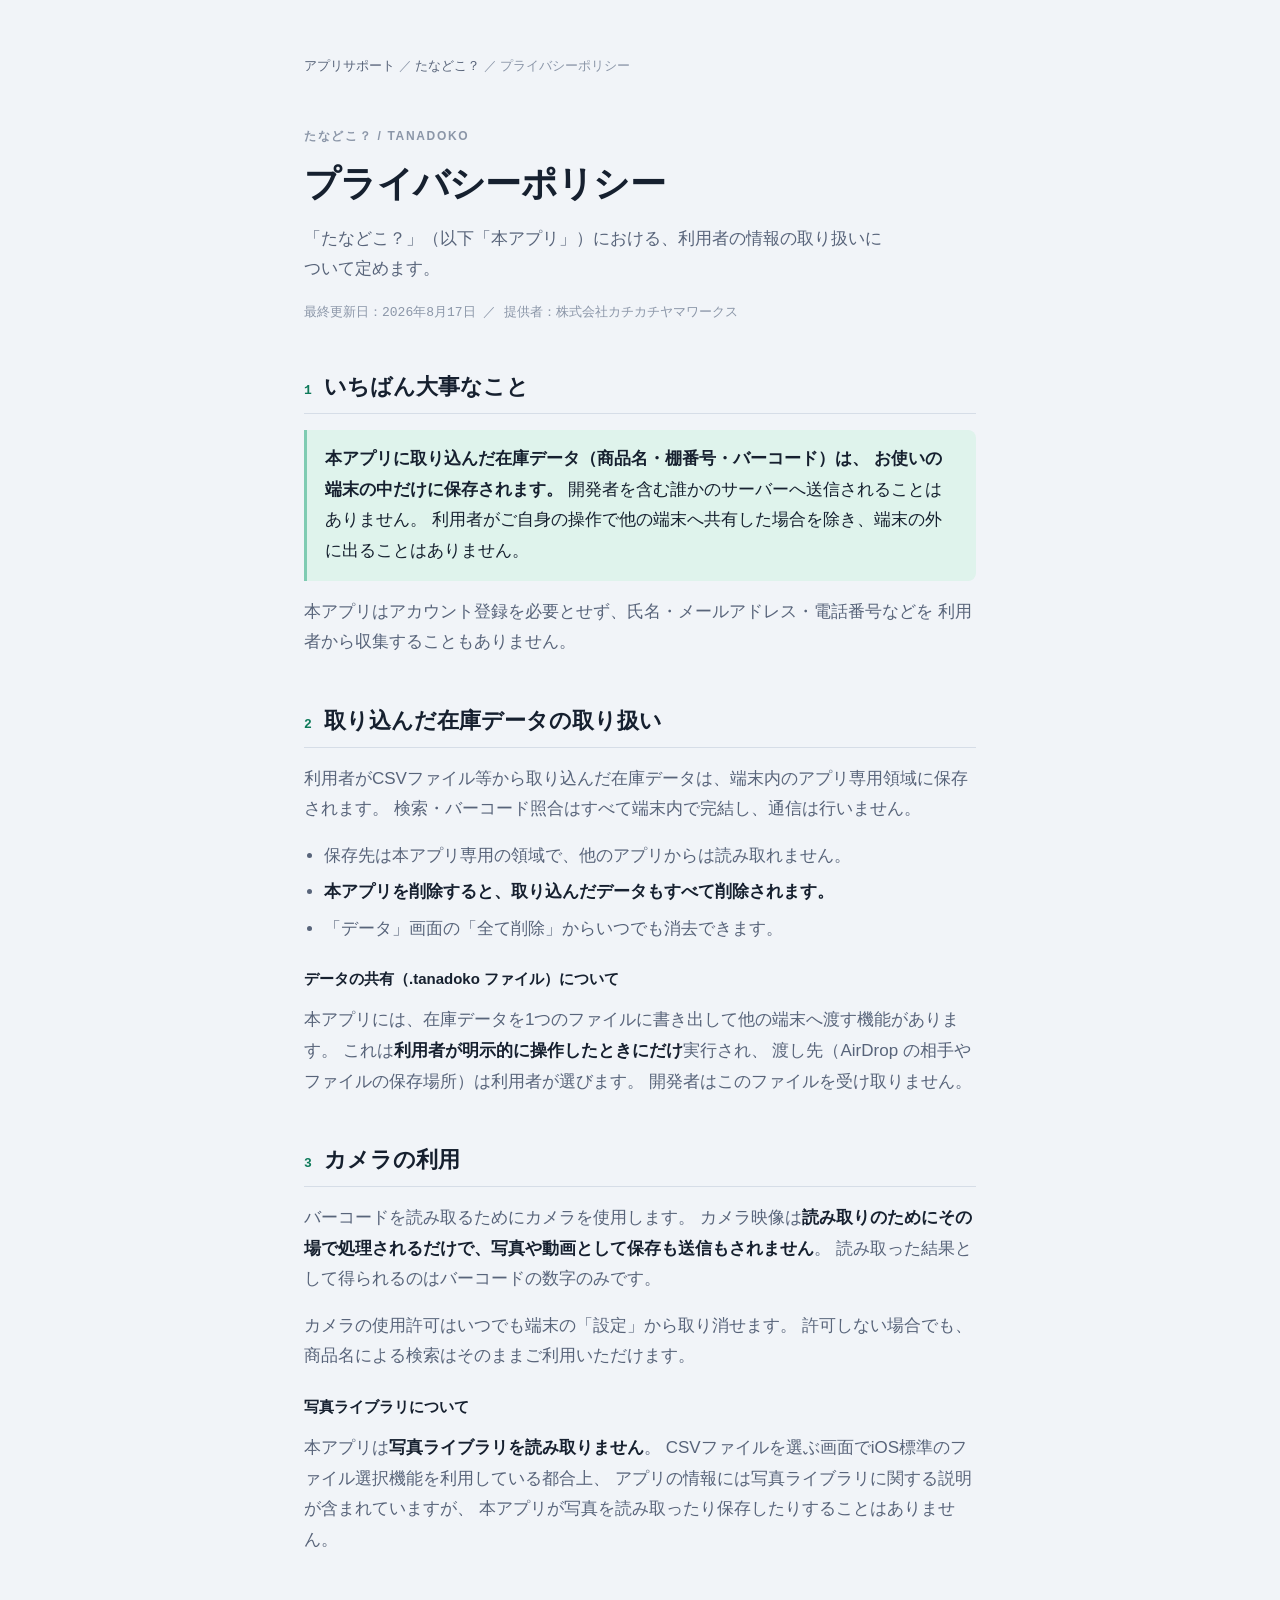
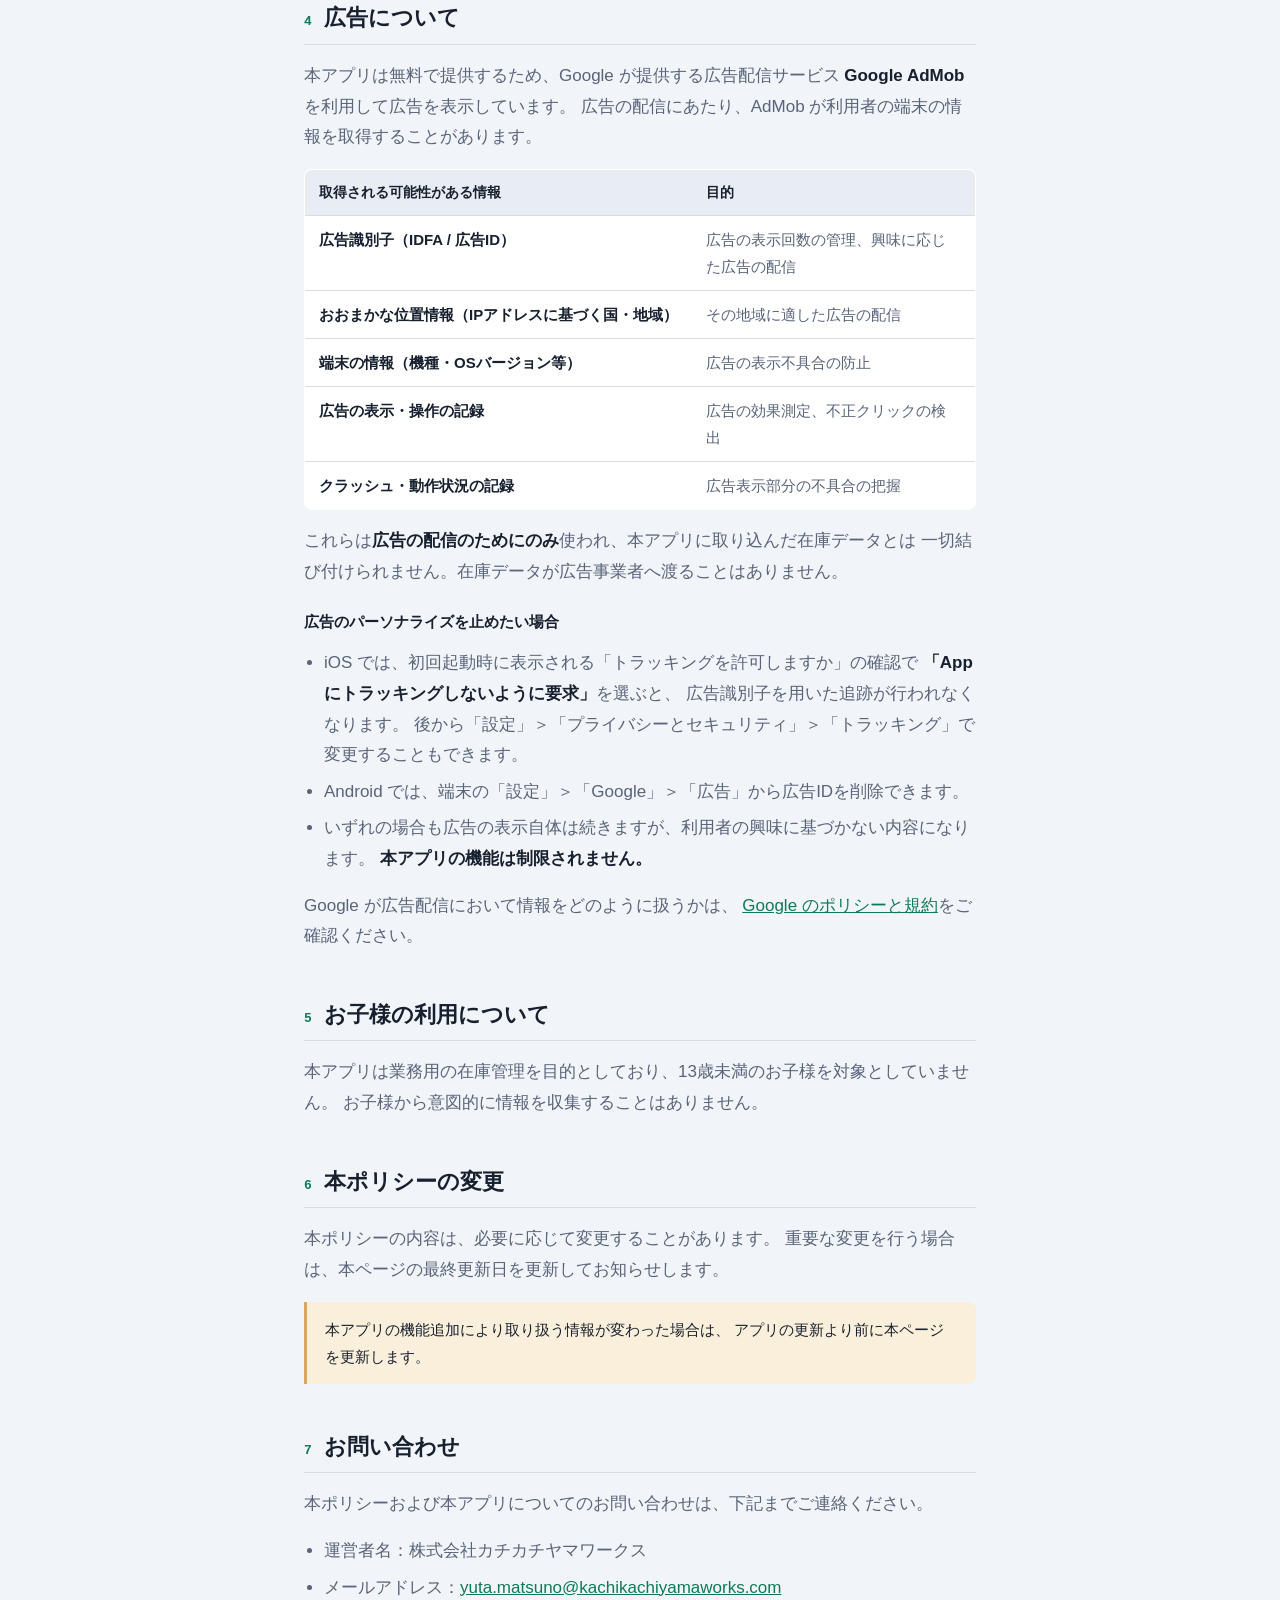
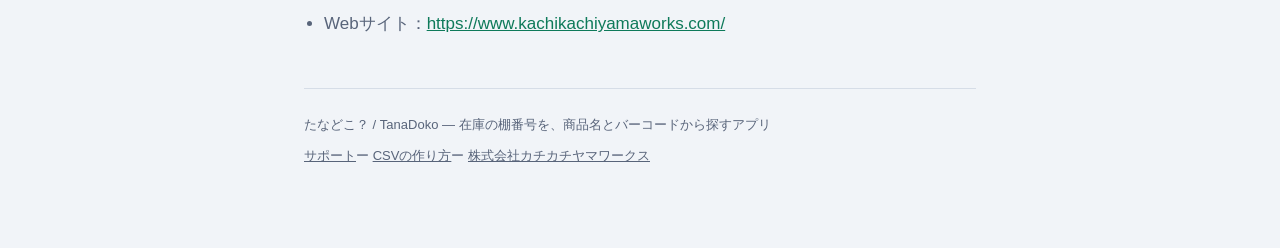
<file: tanadoko/privacy.html>
<!doctype html>
<html lang="ja">
<head>
<meta charset="utf-8">
<meta name="viewport" content="width=device-width,initial-scale=1">
<title>たなどこ？ プライバシーポリシー | 株式会社カチカチヤマワークス</title>
<meta name="description" content="アプリ「たなどこ？」における利用者の情報の取り扱いについて。取り込んだ在庫データは端末内にのみ保存され、外部へ送信されません。">
<link rel="stylesheet" href="/assets/style.css">
</head>
<body>
<div class="wrap">

  <p class="crumbs"><a href="/">アプリサポート</a> ／ <a href="/tanadoko/">たなどこ？</a> ／ プライバシーポリシー</p>

  <header>
    <p class="eyebrow">たなどこ？ / TANADOKO</p>
    <h1>プライバシーポリシー</h1>
    <p class="lede">
      「たなどこ？」（以下「本アプリ」）における、利用者の情報の取り扱いについて定めます。
    </p>
    <p class="meta">最終更新日：2026年8月17日 ／ 提供者：株式会社カチカチヤマワークス</p>
  </header>

  <section>
    <div class="sec-head">
      <span class="sec-num">1</span>
      <h2>いちばん大事なこと</h2>
    </div>
    <div class="callout">
      <p>
        <strong>本アプリに取り込んだ在庫データ（商品名・棚番号・バーコード）は、
        お使いの端末の中だけに保存されます。</strong>
        開発者を含む誰かのサーバーへ送信されることはありません。
        利用者がご自身の操作で他の端末へ共有した場合を除き、端末の外に出ることはありません。
      </p>
    </div>
    <p>
      本アプリはアカウント登録を必要とせず、氏名・メールアドレス・電話番号などを
      利用者から収集することもありません。
    </p>
  </section>

  <section>
    <div class="sec-head">
      <span class="sec-num">2</span>
      <h2>取り込んだ在庫データの取り扱い</h2>
    </div>
    <p>
      利用者がCSVファイル等から取り込んだ在庫データは、端末内のアプリ専用領域に保存されます。
      検索・バーコード照合はすべて端末内で完結し、通信は行いません。
    </p>
    <ul>
      <li>保存先は本アプリ専用の領域で、他のアプリからは読み取れません。</li>
      <li><strong>本アプリを削除すると、取り込んだデータもすべて削除されます。</strong></li>
      <li>「データ」画面の「全て削除」からいつでも消去できます。</li>
    </ul>

    <h3>データの共有（.tanadoko ファイル）について</h3>
    <p>
      本アプリには、在庫データを1つのファイルに書き出して他の端末へ渡す機能があります。
      これは<strong>利用者が明示的に操作したときにだけ</strong>実行され、
      渡し先（AirDrop の相手やファイルの保存場所）は利用者が選びます。
      開発者はこのファイルを受け取りません。
    </p>
  </section>

  <section>
    <div class="sec-head">
      <span class="sec-num">3</span>
      <h2>カメラの利用</h2>
    </div>
    <p>
      バーコードを読み取るためにカメラを使用します。
      カメラ映像は<strong>読み取りのためにその場で処理されるだけで、写真や動画として保存も送信もされません</strong>。
      読み取った結果として得られるのはバーコードの数字のみです。
    </p>
    <p>
      カメラの使用許可はいつでも端末の「設定」から取り消せます。
      許可しない場合でも、商品名による検索はそのままご利用いただけます。
    </p>

    <h3>写真ライブラリについて</h3>
    <p>
      本アプリは<strong>写真ライブラリを読み取りません</strong>。
      CSVファイルを選ぶ画面でiOS標準のファイル選択機能を利用している都合上、
      アプリの情報には写真ライブラリに関する説明が含まれていますが、
      本アプリが写真を読み取ったり保存したりすることはありません。
    </p>
  </section>

  <section>
    <div class="sec-head">
      <span class="sec-num">4</span>
      <h2>広告について</h2>
    </div>
    <p>
      本アプリは無料で提供するため、Google が提供する広告配信サービス
      <strong>Google AdMob</strong> を利用して広告を表示しています。
      広告の配信にあたり、AdMob が利用者の端末の情報を取得することがあります。
    </p>

    <div class="table-scroll">
      <table>
        <thead>
          <tr><th>取得される可能性がある情報</th><th>目的</th></tr>
        </thead>
        <tbody>
          <tr><th>広告識別子（IDFA / 広告ID）</th><td>広告の表示回数の管理、興味に応じた広告の配信</td></tr>
          <tr><th>おおまかな位置情報（IPアドレスに基づく国・地域）</th><td>その地域に適した広告の配信</td></tr>
          <tr><th>端末の情報（機種・OSバージョン等）</th><td>広告の表示不具合の防止</td></tr>
          <tr><th>広告の表示・操作の記録</th><td>広告の効果測定、不正クリックの検出</td></tr>
          <tr><th>クラッシュ・動作状況の記録</th><td>広告表示部分の不具合の把握</td></tr>
        </tbody>
      </table>
    </div>

    <p>
      これらは<strong>広告の配信のためにのみ</strong>使われ、本アプリに取り込んだ在庫データとは
      一切結び付けられません。在庫データが広告事業者へ渡ることはありません。
    </p>

    <h3>広告のパーソナライズを止めたい場合</h3>
    <ul>
      <li>
        iOS では、初回起動時に表示される「トラッキングを許可しますか」の確認で
        <strong>「Appにトラッキングしないように要求」</strong>を選ぶと、
        広告識別子を用いた追跡が行われなくなります。
        後から「設定」＞「プライバシーとセキュリティ」＞「トラッキング」で変更することもできます。
      </li>
      <li>
        Android では、端末の「設定」＞「Google」＞「広告」から広告IDを削除できます。
      </li>
      <li>
        いずれの場合も広告の表示自体は続きますが、利用者の興味に基づかない内容になります。
        <strong>本アプリの機能は制限されません。</strong>
      </li>
    </ul>

    <p>
      Google が広告配信において情報をどのように扱うかは、
      <a href="https://policies.google.com/technologies/partner-sites" target="_blank" rel="noopener">
      Google のポリシーと規約</a>をご確認ください。
    </p>
  </section>

  <section>
    <div class="sec-head">
      <span class="sec-num">5</span>
      <h2>お子様の利用について</h2>
    </div>
    <p>
      本アプリは業務用の在庫管理を目的としており、13歳未満のお子様を対象としていません。
      お子様から意図的に情報を収集することはありません。
    </p>
  </section>

  <section>
    <div class="sec-head">
      <span class="sec-num">6</span>
      <h2>本ポリシーの変更</h2>
    </div>
    <p>
      本ポリシーの内容は、必要に応じて変更することがあります。
      重要な変更を行う場合は、本ページの最終更新日を更新してお知らせします。
    </p>
    <div class="note">
      <p>
        本アプリの機能追加により取り扱う情報が変わった場合は、
        アプリの更新より前に本ページを更新します。
      </p>
    </div>
  </section>

  <section>
    <div class="sec-head">
      <span class="sec-num">7</span>
      <h2>お問い合わせ</h2>
    </div>
    <p>
      本ポリシーおよび本アプリについてのお問い合わせは、下記までご連絡ください。
    </p>
    <ul>
      <li>運営者名：株式会社カチカチヤマワークス</li>
      <li>メールアドレス：<a href="mailto:yuta.matsuno@kachikachiyamaworks.com">yuta.matsuno@kachikachiyamaworks.com</a></li>
      <li>Webサイト：<a href="https://www.kachikachiyamaworks.com/">https://www.kachikachiyamaworks.com/</a></li>
    </ul>
  </section>

  <footer>
    <p>たなどこ？ / TanaDoko — 在庫の棚番号を、商品名とバーコードから探すアプリ</p>
    <p>
      <a href="/tanadoko/">サポート</a>ー
      <a href="/tanadoko/csv-guide.html">CSVの作り方</a>ー
      <a href="https://www.kachikachiyamaworks.com/">株式会社カチカチヤマワークス</a>
    </p>
  </footer>

</div>
</body>
</html>
</file>
<file: assets/style.css>
/* 株式会社カチカチヤマワークス アプリサポートサイト 共通スタイル
 *
 * 配色は「たなどこ？」のアプリ内デザイン（ネイビー＋ミント）に合わせてある。
 * 明るいテーマを基準に定義し、ダークは変数だけ差し替える。 */

:root {
  --ground: #F1F4F8;
  --surface: #FFFFFF;
  --surface-sunk: #E8ECF3;
  --ink: #16202F;
  --ink-muted: #58647A;
  --ink-faint: #8B96A8;
  --line: #D6DDE7;
  --line-strong: #AEB9C8;
  --mint: #0E7A5A;
  --mint-soft: #DFF3EC;
  --mint-line: #7FCBB2;
  --amber: #8A5610;
  --amber-soft: #FAEFDA;
  --amber-line: #D9A85E;
  --btn-bg: #0F1A30;
  --btn-fg: #F4F7FB;
  --pair-a: #DFF3EC;
  --pair-a-line: #7FCBB2;
  --pair-b: #E3EBF9;
  --pair-b-line: #93B4E2;
  --shadow: 0 1px 2px rgba(15, 26, 48, .06), 0 8px 24px rgba(15, 26, 48, .07);

  --step: clamp(1rem, .82rem + .75vw, 1.0625rem);
  --sans: "Hiragino Sans", "Hiragino Kaku Gothic ProN", "Yu Gothic Medium",
          "Yu Gothic", "Noto Sans JP", -apple-system, BlinkMacSystemFont,
          "Segoe UI", Roboto, sans-serif;
  --mono: ui-monospace, SFMono-Regular, "SF Mono", Menlo, Consolas,
          "Courier New", "Hiragino Sans", monospace;
}

@media (prefers-color-scheme: dark) {
  :root {
    --ground: #0B1320;
    --surface: #141F31;
    --surface-sunk: #0F1A2A;
    --ink: #E6ECF4;
    --ink-muted: #9AA7BA;
    --ink-faint: #6E7C91;
    --line: #263449;
    --line-strong: #3A4B65;
    --mint: #52D3A8;
    --mint-soft: #10352B;
    --mint-line: #2C7A61;
    --amber: #EDAE4E;
    --amber-soft: #33260F;
    --amber-line: #7A5A22;
    --btn-bg: #52D3A8;
    --btn-fg: #06201A;
    --pair-a: #10352B;
    --pair-a-line: #2C7A61;
    --pair-b: #15263D;
    --pair-b-line: #3A5C85;
    --shadow: 0 1px 2px rgba(0, 0, 0, .4), 0 8px 24px rgba(0, 0, 0, .35);
  }
}

* { box-sizing: border-box; }

html { color-scheme: light dark; }

body {
  margin: 0;
  background: var(--ground);
  color: var(--ink);
  font-family: var(--sans);
  font-size: var(--step);
  line-height: 1.8;
  -webkit-font-smoothing: antialiased;
}

.wrap {
  max-width: 46rem;
  margin: 0 auto;
  padding: clamp(1.5rem, 1rem + 3vw, 3.5rem) clamp(1rem, .6rem + 2vw, 2rem) 5rem;
  display: flex;
  flex-direction: column;
  gap: clamp(2rem, 1.5rem + 2vw, 3rem);
}

h1, h2, h3 { text-wrap: balance; margin: 0; line-height: 1.4; }
p, ul, ol { margin: 0; }
p { color: var(--ink-muted); }
strong { color: var(--ink); font-weight: 700; }
a { color: var(--mint); }
a:focus-visible { outline: 2px solid var(--mint); outline-offset: 2px; border-radius: 3px; }
code { font-family: var(--mono); font-size: .875em; }

.eyebrow {
  font-size: .75rem;
  font-weight: 700;
  letter-spacing: .14em;
  color: var(--ink-faint);
  margin: 0 0 .75rem;
}

h1 {
  font-size: clamp(1.625rem, 1.3rem + 1.8vw, 2.25rem);
  font-weight: 800;
  letter-spacing: -.02em;
}

.lede { color: var(--ink-muted); margin-top: .875rem; max-width: 34em; }
.meta { font-family: var(--mono); font-size: .8125rem; color: var(--ink-faint); margin-top: 1rem; }

/* パンくず */
.crumbs { font-size: .8125rem; color: var(--ink-faint); }
.crumbs a { color: var(--ink-muted); text-decoration: none; }
.crumbs a:hover { text-decoration: underline; }

section { display: flex; flex-direction: column; gap: 1rem; }

.sec-head {
  display: flex;
  align-items: baseline;
  gap: .75rem;
  padding-bottom: .625rem;
  border-bottom: 1px solid var(--line);
}

.sec-num {
  font-family: var(--mono);
  font-size: .8125rem;
  font-weight: 700;
  color: var(--mint);
  flex: none;
}

h2 { font-size: clamp(1.125rem, 1rem + .6vw, 1.375rem); font-weight: 700; }
h3 { font-size: .9375rem; font-weight: 700; margin-top: .5rem; }

ul, ol { padding-left: 1.25rem; display: flex; flex-direction: column; gap: .375rem; }
li { color: var(--ink-muted); }

.card {
  background: var(--surface);
  border: 1px solid var(--line);
  border-radius: 10px;
  padding: 1.125rem 1.25rem;
  display: flex;
  flex-direction: column;
  gap: .5rem;
}

.callout {
  border-left: 3px solid var(--mint-line);
  background: var(--mint-soft);
  padding: .875rem 1.125rem;
  border-radius: 0 8px 8px 0;
}
.callout p { color: var(--ink); }

.note {
  border-left: 3px solid var(--amber-line);
  background: var(--amber-soft);
  padding: .875rem 1.125rem;
  border-radius: 0 8px 8px 0;
  font-size: .9375rem;
}
.note p, .note { color: var(--ink); }

.btn {
  font: inherit;
  font-weight: 700;
  align-self: flex-start;
  background: var(--btn-bg);
  color: var(--btn-fg);
  border: 1px solid var(--btn-bg);
  border-radius: 8px;
  padding: .625rem 1.25rem;
  text-decoration: none;
  cursor: pointer;
  transition: opacity .12s ease;
}
.btn:hover { opacity: .9; }
.btn:focus-visible { outline: 2px solid var(--mint); outline-offset: 3px; }

pre {
  margin: 0;
  padding: .875rem 1rem;
  background: var(--surface-sunk);
  border: 1px solid var(--line);
  border-radius: 8px;
  overflow-x: auto;
  font-family: var(--mono);
  font-size: .8125rem;
  line-height: 1.7;
  color: var(--ink);
}

.table-scroll { overflow-x: auto; }

table {
  border-collapse: collapse;
  width: 100%;
  min-width: 30rem;
  font-size: .9375rem;
  background: var(--surface);
  border: 1px solid var(--line-strong);
  border-radius: 8px;
  overflow: hidden;
}
th, td { text-align: left; padding: .625rem .875rem; border-bottom: 1px solid var(--line); vertical-align: top; }
thead th { background: var(--surface-sunk); font-weight: 700; font-size: .875rem; }
tbody tr:last-child th, tbody tr:last-child td { border-bottom: 0; }
tbody th { font-weight: 700; white-space: nowrap; }
td { color: var(--ink-muted); }

details {
  background: var(--surface);
  border: 1px solid var(--line);
  border-radius: 10px;
  padding: .875rem 1.125rem;
}
summary {
  cursor: pointer;
  font-weight: 700;
  font-size: .9375rem;
  list-style: none;
  display: flex;
  justify-content: space-between;
  gap: 1rem;
  align-items: center;
}
summary::-webkit-details-marker { display: none; }
summary::after { content: "＋"; color: var(--ink-faint); font-weight: 400; flex: none; }
details[open] summary::after { content: "−"; }
summary:focus-visible { outline: 2px solid var(--mint); outline-offset: 3px; border-radius: 4px; }
details p { margin-top: .625rem; color: var(--ink-muted); font-size: .9375rem; }

.faq { display: flex; flex-direction: column; gap: .75rem; }

footer {
  border-top: 1px solid var(--line);
  padding-top: 1.5rem;
  font-size: .8125rem;
  color: var(--ink-faint);
  display: flex;
  flex-direction: column;
  gap: .5rem;
}
footer a { color: var(--ink-muted); }
</file>
